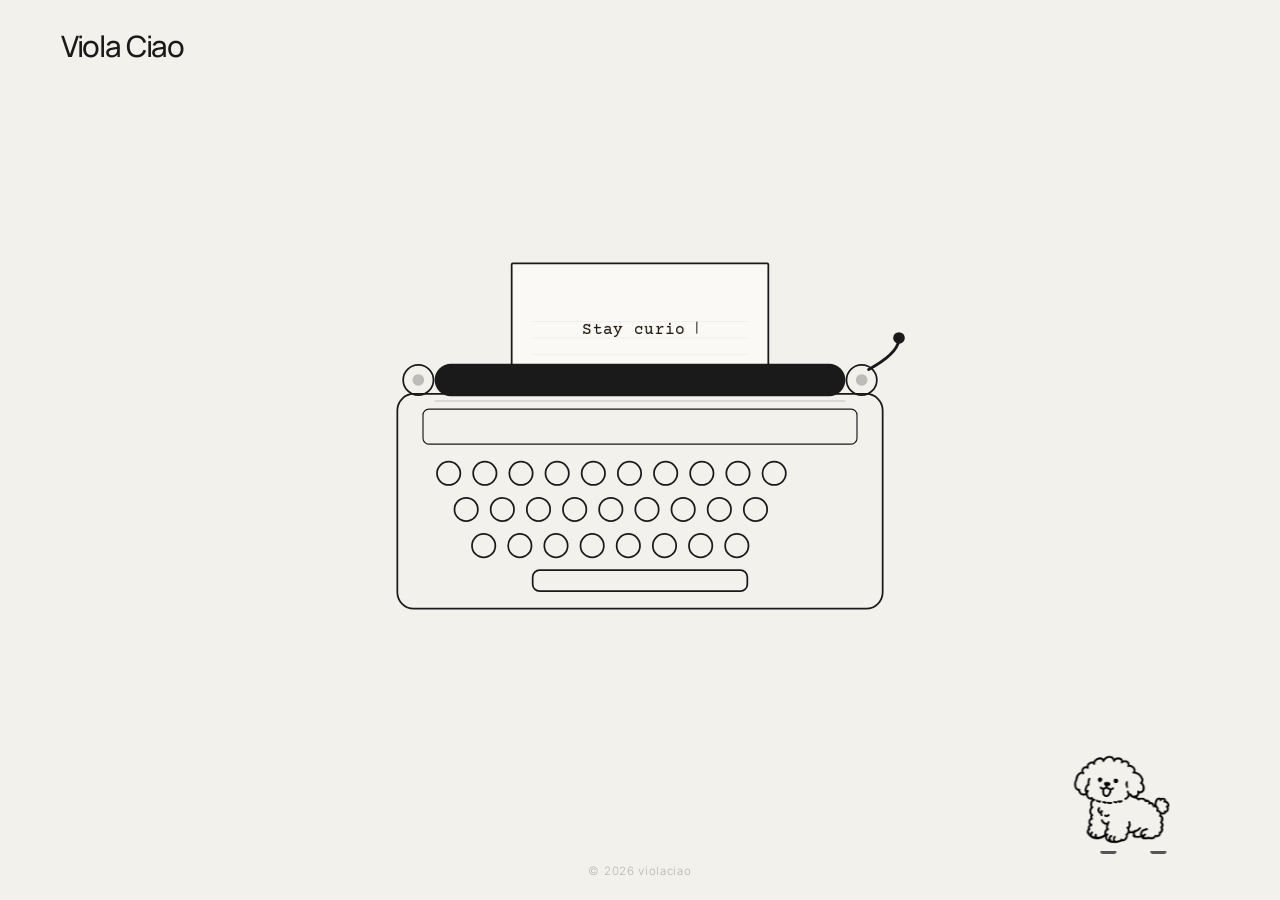
<file: index.html>
<!DOCTYPE html>
<html lang="en">
<head>
    <meta charset="UTF-8">
    <meta name="viewport" content="width=device-width, initial-scale=1.0">
    <meta name="description" content="violaciao — singer, dancer, and AI consultant in New York.">
    <meta name="color-scheme" content="light">
    <meta name="theme-color" content="#f3f1ec">
    <meta property="og:title" content="violaciao">
    <meta property="og:description" content="Singer, dancer, and AI consultant in New York.">
    <meta property="og:type" content="website">
    <title>violaciao</title>

    <link rel="preconnect" href="https://fonts.googleapis.com">
    <link rel="preconnect" href="https://fonts.gstatic.com" crossorigin>
    <!--
      Caveat       — handwriting/script font for the wordmark only
      Inter        — clean grotesk for everything else
    -->
    <link href="https://fonts.googleapis.com/css2?family=Caveat:wght@600;700&family=Courier+Prime:ital,wght@0,400;0,700;1,400&family=Fira+Code:wght@400;500&family=Inter:ital,wght@0,300;0,400;1,300&family=Manrope:wght@400;500;700&display=swap" rel="stylesheet">

    <style>
        /* ── Reset ── */
        *, *::before, *::after { box-sizing: border-box; margin: 0; padding: 0; }
        html {
            height: 100%;
            background: #f3f1ec;
            color-scheme: light;
        }
        body {
            height: 100%;
            background: #f3f1ec;
            font-family: 'Inter', system-ui, -apple-system, sans-serif;
            font-weight: 300;
            -webkit-font-smoothing: antialiased;
            overflow-x: hidden;
        }
        a { color: inherit; text-decoration: none; }


        /* ═══════════════════════════════════════════
           LANDING PAGE
        ═══════════════════════════════════════════ */

        #landing {
            position: relative;
            min-height: 100vh;
            min-height: 100dvh;
            background: #f3f1ec;
            color: #1a1a1a;
            display: flex;
            flex-direction: column;
        }


        /* ── Header ── */

        .site-header {
            display: flex;
            justify-content: space-between;
            align-items: center;
            padding: clamp(1.1rem, 3.5vh, 2.2rem) clamp(1.4rem, 5vw, 3.8rem);
            flex-shrink: 0;
        }

        .header-mark {
            font-family: 'Manrope', sans-serif;
            font-size: clamp(1.8rem, 2.3vw, 2.5rem);
            font-weight: 500;
            color: #1a1a1a;
            letter-spacing: -0.04em;
            line-height: 1;
        }

        .site-nav {
            display: flex;
            gap: clamp(0.6rem, 1.2vw, 1rem);
            justify-content: center;
            align-items: center;
            opacity: 0;
            pointer-events: none;
            transform: translateY(-0.35rem);
            transition: opacity 0.22s ease, transform 0.22s ease;
        }

        #landing.nav-open .site-nav {
            opacity: 1;
            pointer-events: auto;
            transform: translateY(0);
        }

        .site-nav a {
            font-family: 'Courier Prime', 'Courier New', Courier, monospace;
            font-size: clamp(0.78rem, 1.1vw, 0.9rem);
            letter-spacing: 0.06em;
            color: rgba(26, 26, 26, 0.45);
            transition: color 0.2s;
        }

        .site-nav a:hover {
            color: #1a1a1a;
            text-decoration: underline;
            text-underline-offset: 3px;
        }

        .site-nav .nav-featured {
            font-weight: 700;
        }


        /* ── Hero ── */

        .hero {
            flex: 1;
            display: flex;
            flex-direction: column;
            align-items: center;
            justify-content: center;
            padding: 0 clamp(1rem, 5vw, 3rem);
            gap: clamp(1rem, 2.5vh, 1.8rem);
        }

        /* Typewriter illustration container */
        .typewriter-wrap {
            position: relative;
            width: clamp(300px, 62vw, 560px);
            flex-shrink: 0;
        }

        .typewriter-svg {
            width: 100%;
            height: auto;
            display: block;
        }

        .typewriter-lever {
            transform-box: fill-box;
            transform-origin: 10% 90%;
        }

        .typewriter-wrap.is-lever-pulled .typewriter-lever {
            animation: leverPull 0.32s ease-out;
        }

        .typewriter-lever-toggle {
            position: absolute;
            top: 14%;
            right: 0;
            width: 13%;
            height: 18%;
            border: 0;
            padding: 0;
            background: transparent;
            cursor: pointer;
            z-index: 2;
        }

        .typewriter-lever-toggle:focus-visible {
            outline: 2px solid rgba(26, 26, 26, 0.55);
            outline-offset: 3px;
            border-radius: 999px;
        }

        /* Hero text — sits on the paper */
        .hero-statement {
            position: absolute;
            /* paper center: x=240/480=50%, y=58/310=18.7% */
            top: 19%;
            left: 50%;
            transform: translate(-50%, -50%);
            text-align: center;
            white-space: nowrap;
            font-family: 'Courier Prime', 'Courier New', Courier, monospace;
            font-size: clamp(0.62rem, 1.85vw, 1rem);
            font-weight: 400;
            letter-spacing: 0.02em;
            line-height: 1.3;
            color: #231a0e;   /* warm dark ink */
            filter: url(#ink);
            text-shadow:
                0.4px  0.3px 0 rgba(35,26,14,0.12),
                -0.3px 0.2px 0 rgba(35,26,14,0.08),
                0.2px -0.2px 0 rgba(35,26,14,0.06);
        }

        #typeword { display: inline; }

        /* Blinking bar cursor */
        .cursor {
            display: inline-block;
            width: 0.06em;
            min-width: 1px;
            height: 0.8em;
            background: #231a0e;
            margin: 0 0.03em 0 0.02em;
            vertical-align: -0.04em;
            animation: blink 0.95s step-end infinite;
        }

        @keyframes blink {
            0%, 100% { opacity: 1; }
            50%       { opacity: 0; }
        }


        /* ── Footer ── */

        .site-footer {
            position: relative;
            z-index: 1;
            flex-shrink: 0;
            padding: clamp(2.9rem, 8vh, 5rem) clamp(1.4rem, 5vw, 3.8rem) clamp(0.9rem, 2.5vh, 1.5rem);
            font-size: 0.72rem;
            color: rgba(26, 26, 26, 0.28);
            letter-spacing: 0.06em;
            text-align: center;
        }

        .tree-hollow-scene {
            position: absolute;
            left: clamp(1.4rem, 3vw, 2.8rem);
            bottom: clamp(1rem, 3vh, 2rem);
            width: clamp(88px, 10vw, 124px);
            z-index: 3;
            opacity: 0;
            pointer-events: none;
            transform: translateY(0.3rem);
            transition: opacity 0.24s ease, transform 0.24s ease;
        }

        .tree-hollow-scene.is-unlocked {
            opacity: 1;
            pointer-events: auto;
            transform: translateY(0);
        }

        .tree-button {
            display: block;
            width: 100%;
            border: 0;
            padding: 0;
            background: transparent;
            color: #1a1a1a;
            cursor: pointer;
        }

        .tree-button:focus-visible {
            outline: 2px solid rgba(26, 26, 26, 0.55);
            outline-offset: 5px;
            border-radius: 12px;
        }

        .tree-image {
            display: block;
            width: 100%;
            height: auto;
            opacity: 0.82;
            transition: transform 0.18s ease, opacity 0.18s ease;
        }

        .tree-button:hover .tree-image,
        .tree-button:focus-visible .tree-image {
            transform: scale(1.025);
            opacity: 1;
        }

        .tree-hollow-scene.is-solved .tree-image {
            animation: hollowPulse 0.9s ease-in-out;
        }

        .hollow-panel {
            position: absolute;
            left: min(62%, 160px);
            bottom: 53%;
            width: min(330px, 78vw);
            padding: 0.85rem;
            border: 1.5px solid #1a1a1a;
            border-radius: 7px;
            background: #faf9f5;
            box-shadow: 5px 5px 0 rgba(26, 26, 26, 0.08);
            font-family: 'Courier Prime', 'Courier New', Courier, monospace;
            opacity: 0;
            transform: translateY(7px);
            pointer-events: none;
            transition: opacity 0.18s ease, transform 0.18s ease;
        }

        .hollow-panel[hidden] {
            display: none;
        }

        .hollow-panel.is-open {
            opacity: 1;
            transform: translateY(0);
            pointer-events: auto;
        }

        .hollow-panel.is-wrong {
            animation: morseWiggle 0.24s ease-in-out;
        }

        .hollow-panel.is-complete .hollow-answer,
        .hollow-panel.is-complete .hollow-actions {
            display: none;
        }

        .hollow-panel::before {
            content: "";
            position: absolute;
            left: 1.2rem;
            bottom: -0.45rem;
            width: 0.8rem;
            height: 0.8rem;
            background: #faf9f5;
            border-right: 1.5px solid #1a1a1a;
            border-bottom: 1.5px solid #1a1a1a;
            transform: rotate(45deg);
        }

        .hollow-title {
            margin: 0;
            font-size: 0.84rem;
            color: #1a1a1a;
        }

        .hollow-note {
            margin: 0.42rem 0 0;
            font-size: 0.7rem;
            line-height: 1.35;
            color: rgba(26, 26, 26, 0.58);
        }

        .hollow-form {
            margin-top: 0.7rem;
        }

        .hollow-answer {
            width: 100%;
            border: 1px solid rgba(26, 26, 26, 0.42);
            border-radius: 4px;
            background: #fffdf8;
            color: #1a1a1a;
            font: inherit;
            font-size: 0.78rem;
        }

        .hollow-answer {
            padding: 0.46rem 0.5rem;
        }

        .hollow-actions {
            display: flex;
            align-items: center;
            justify-content: space-between;
            gap: 0.7rem;
            margin-top: 0.55rem;
        }

        .hollow-submit {
            border: 1px solid #1a1a1a;
            border-radius: 4px;
            background: #1a1a1a;
            color: #faf9f5;
            padding: 0.42rem 0.58rem;
            font: inherit;
            font-size: 0.74rem;
            cursor: pointer;
        }

        .hollow-close {
            border: 0;
            background: transparent;
            color: rgba(26, 26, 26, 0.48);
            font: inherit;
            font-size: 0.72rem;
            text-decoration: underline;
            text-underline-offset: 2px;
            cursor: pointer;
        }

        .hollow-feedback {
            min-height: 1rem;
            margin-top: 0.5rem;
            font-size: 0.72rem;
            line-height: 1.35;
            color: rgba(26, 26, 26, 0.62);
        }

        .puppy-runway {
            position: absolute;
            left: 0;
            right: 0;
            bottom: clamp(1.6rem, 4.4vh, 2.8rem);
            height: clamp(128px, 17vw, 190px);
            overflow: visible;
            z-index: 2;
        }

        .puppy-runner {
            position: absolute;
            left: 0;
            bottom: 0;
            width: clamp(82px, 12vw, 124px);
            transform-origin: 50% 70%;
            transform: translateX(min(80vw, calc(100vw - 132px)));
            transition-property: transform;
            transition-timing-function: ease-in-out;
            will-change: transform;
        }

        .puppy-button {
            width: 100%;
            border: 0;
            padding: 0;
            background: transparent;
            color: inherit;
            cursor: pointer;
            display: block;
        }

        .puppy-button:focus-visible {
            outline: 2px solid rgba(26, 26, 26, 0.55);
            outline-offset: 5px;
            border-radius: 999px;
        }

        .puppy-dog {
            position: relative;
            display: block;
            width: 100%;
            aspect-ratio: 570 / 586;
            transform-origin: 50% 82%;
        }

        .puppy-facing {
            position: absolute;
            inset: 0;
            transform-origin: 50% 50%;
            transform: scaleX(1);
        }

        .puppy-image {
            position: absolute;
            inset: 0;
            width: 100%;
            height: auto;
            display: block;
            user-select: none;
            z-index: 1;
        }

        .puppy-paw {
            position: absolute;
            bottom: 5%;
            width: 13%;
            height: 4%;
            border-bottom: 3px solid #1a1a1a;
            border-radius: 999px;
            opacity: 0.72;
            z-index: 2;
        }

        .puppy-paw.front {
            left: 34%;
        }

        .puppy-paw.back {
            left: 74%;
            animation-name: puppyPawStepReverse;
        }

        .puppy-runner.is-walking .puppy-dog {
            animation: puppyHop 0.52s ease-in-out infinite;
        }

        .puppy-runner.is-walking .puppy-paw {
            animation: puppyPawStep 0.52s ease-in-out infinite;
        }

        .puppy-runner.is-walking .puppy-paw.back {
            animation-name: puppyPawStepReverse;
        }

        .puppy-runner.is-happy .puppy-dog {
            animation: puppyHappy 0.52s ease-in-out 4;
        }

        .morse-card {
            position: absolute;
            right: 0;
            bottom: calc(100% + 0.45rem);
            width: min(238px, 72vw);
            padding: 0.78rem 0.82rem 0.72rem;
            border: 1.5px solid #1a1a1a;
            background: #faf9f5;
            color: #1a1a1a;
            border-radius: 7px;
            box-shadow: 5px 5px 0 rgba(26, 26, 26, 0.08);
            font-family: 'Courier Prime', 'Courier New', Courier, monospace;
            text-align: center;
            opacity: 0;
            transform: translateY(6px);
            pointer-events: none;
            transition: opacity 0.18s ease, transform 0.18s ease;
        }

        .morse-card[hidden] {
            display: none;
        }

        .morse-card::after {
            content: "";
            position: absolute;
            right: 2rem;
            bottom: -0.46rem;
            width: 0.8rem;
            height: 0.8rem;
            background: #faf9f5;
            border-right: 1.5px solid #1a1a1a;
            border-bottom: 1.5px solid #1a1a1a;
            transform: rotate(45deg);
        }

        .morse-card.is-open {
            opacity: 1;
            transform: translateY(0);
            pointer-events: auto;
        }

        .morse-card.is-wrong {
            animation: morseWiggle 0.24s ease-in-out;
        }

        .morse-card.is-correct .morse-code,
        .morse-card.is-correct .morse-form,
        .morse-card.is-correct .morse-hint-toggle,
        .morse-card.is-correct .morse-hint,
        .morse-card.is-solved .morse-code,
        .morse-card.is-solved .morse-form,
        .morse-card.is-solved .morse-hint-toggle,
        .morse-card.is-solved .morse-hint {
            display: none;
        }

        .morse-card.is-correct .morse-feedback,
        .morse-card.is-solved .morse-feedback {
            margin-top: 0.56rem;
            font-size: 1.2rem;
            color: #1a1a1a;
        }

        .morse-card p {
            margin: 0;
        }

        .morse-label {
            font-size: 0.68rem;
            letter-spacing: 0.08em;
            color: rgba(26, 26, 26, 0.48);
            text-transform: lowercase;
        }

        .morse-code {
            display: flex;
            flex-wrap: wrap;
            justify-content: center;
            gap: 0.32rem;
            margin-top: 0.42rem;
        }

        .morse-letter {
            display: inline-flex;
            min-width: 2.15rem;
            height: 1.24rem;
            align-items: center;
            justify-content: center;
            gap: 0.16rem;
            padding: 0.18rem 0.28rem;
            border: 1px solid rgba(26, 26, 26, 0.28);
            border-radius: 999px;
            background: #fffdf8;
        }

        .morse-dot,
        .morse-dash {
            display: inline-block;
            flex: 0 0 auto;
            background: #1a1a1a;
            border-radius: 999px;
        }

        .morse-dot {
            width: 0.22rem;
            height: 0.22rem;
        }

        .morse-dash {
            width: 0.58rem;
            height: 0.16rem;
        }

        .morse-form {
            display: flex;
            gap: 0.35rem;
            margin-top: 0.65rem;
        }

        .morse-input {
            min-width: 0;
            flex: 1;
            border: 1px solid rgba(26, 26, 26, 0.42);
            border-radius: 4px;
            background: #fffdf8;
            padding: 0.36rem 0.45rem;
            font: inherit;
            font-size: 0.82rem;
            color: #1a1a1a;
        }

        .morse-submit {
            border: 1px solid #1a1a1a;
            border-radius: 4px;
            background: #fffdf8;
            color: #1a1a1a;
            width: 2rem;
            min-width: 2rem;
            padding: 0.36rem 0;
            font: inherit;
            font-size: 1rem;
            line-height: 1;
            cursor: pointer;
            transition: background 0.16s ease, color 0.16s ease;
        }

        .morse-submit:hover,
        .morse-submit:focus-visible {
            background: #1a1a1a;
            color: #faf9f5;
        }

        .morse-feedback {
            min-height: 1rem;
            margin-top: 0.85rem;
            font-size: 0.76rem;
            line-height: 1.3;
            color: rgba(26, 26, 26, 0.68);
        }

        .morse-hint-toggle {
            display: inline-block;
            border: 0;
            margin-top: 0.35rem;
            padding: 0;
            background: transparent;
            color: rgba(26, 26, 26, 0.42);
            font: inherit;
            font-size: 0.72rem;
            text-decoration: underline;
            text-underline-offset: 2px;
            cursor: pointer;
        }

        .morse-hint {
            display: inline-block;
            margin-top: 0.35rem;
            font-size: 0.72rem;
            color: rgba(26, 26, 26, 0.46);
            text-decoration: underline;
            text-underline-offset: 2px;
        }

        .morse-hint[hidden] {
            display: none;
        }

        @keyframes puppyHop {
            0%, 100% {
                transform: translateY(0) rotate(0) scaleY(1);
            }
            45% {
                transform: translateY(-2px) rotate(0.45deg) scaleY(1.005);
            }
            72% {
                transform: translateY(1px) rotate(-0.45deg) scaleY(0.993);
            }
        }

        @keyframes puppyPawStep {
            0%, 100% {
                transform: translateX(0) scaleX(0.7);
                opacity: 0;
            }
            35% {
                transform: translateX(-4%) scaleX(0.8);
                opacity: 0.42;
            }
            65% {
                transform: translateX(8%) scaleX(0.62);
                opacity: 0.28;
            }
        }

        @keyframes puppyPawStepReverse {
            0%, 100% {
                transform: translateX(0) scaleX(0.7);
                opacity: 0;
            }
            35% {
                transform: translateX(8%) scaleX(0.58);
                opacity: 0.24;
            }
            65% {
                transform: translateX(-4%) scaleX(0.78);
                opacity: 0.42;
            }
        }

        @keyframes puppyHappy {
            0%, 100% { transform: translateY(0) rotate(0) scale(1); }
            25%      { transform: translateY(-7px) rotate(-4deg) scale(1.04); }
            50%      { transform: translateY(0) rotate(4deg) scale(1.02); }
            75%      { transform: translateY(-5px) rotate(-2deg) scale(1.04); }
        }

        @keyframes morseWiggle {
            0%, 100% { transform: translateY(0) translateX(0); }
            25%      { transform: translateY(0) translateX(-4px); }
            50%      { transform: translateY(0) translateX(4px); }
            75%      { transform: translateY(0) translateX(-2px); }
        }

        @keyframes hollowPulse {
            0%, 100% { transform: scale(1); }
            45%      { transform: scale(1.035); }
        }

        @keyframes leverPull {
            0%, 100% { transform: rotate(0deg) translate(0, 0); }
            45%      { transform: rotate(14deg) translate(3px, 5px); }
        }

        /* ── Reduced motion ── */
        @media (prefers-reduced-motion: reduce) {
            .cursor { animation: none; opacity: 1; }
            .tree-hollow-scene.is-solved .tree-image,
            .typewriter-wrap.is-lever-pulled .typewriter-lever,
            .puppy-dog,
            .puppy-paw {
                animation: none;
            }

            .puppy-runner {
                transform: translateX(min(78vw, calc(100vw - 132px)));
                transition: none;
            }

            .puppy-facing { transform: scaleX(1); }
        }

        @media (max-width: 820px) {
            .puppy-runway {
                bottom: clamp(3.2rem, 8vh, 4.8rem);
                height: clamp(112px, 29vw, 142px);
            }

            .tree-hollow-scene {
                left: 0.9rem;
                bottom: clamp(3.2rem, 8vh, 4.8rem);
                width: clamp(82px, 22vw, 112px);
            }

            .tree-hollow-scene.is-unlocked {
                opacity: 0.92;
            }

            .hollow-panel {
                left: 0;
                bottom: 82%;
                width: min(310px, calc(100vw - 1.6rem));
            }
        }
    </style>
</head>
<body>

    <!-- ════════════════════════════════
         LANDING
    ════════════════════════════════ -->
    <div id="landing">

        <header class="site-header">
            <a href="#" class="header-mark" aria-label="violaciao — home">Viola Ciao</a>
            <nav class="site-nav" aria-label="Primary" aria-hidden="true" inert>
                <a href="bio.html" class="nav-featured">bio</a>
                <span aria-hidden="true" style="color:rgba(26,26,26,0.25)">·</span>
                <a href="mixers.html">mixers</a>
            </nav>
        </header>

        <main class="hero">
            <div class="typewriter-wrap">
                <!-- ── Typewriter illustration ── -->
                <svg class="typewriter-svg" viewBox="0 0 480 310" fill="none" xmlns="http://www.w3.org/2000/svg" aria-hidden="true">
                    <!-- Paper -->
                    <rect x="130" y="2" width="220" height="98" rx="1" fill="#faf9f5" stroke="#1a1a1a" stroke-width="1.5"/>
                    <!-- Faint guide lines on paper -->
                    <line x1="148" y1="52" x2="332" y2="52" stroke="#1a1a1a" stroke-width="0.4" opacity="0.1"/>
                    <line x1="148" y1="66" x2="332" y2="66" stroke="#1a1a1a" stroke-width="0.4" opacity="0.1"/>
                    <line x1="148" y1="80" x2="332" y2="80" stroke="#1a1a1a" stroke-width="0.4" opacity="0.1"/>
                    <!-- Roller / carriage bar -->
                    <rect x="64" y="88" width="352" height="28" rx="14" fill="#1a1a1a"/>
                    <!-- Left knob -->
                    <circle cx="50" cy="102" r="13" fill="none" stroke="#1a1a1a" stroke-width="1.5"/>
                    <circle cx="50" cy="102" r="5"  fill="#1a1a1a" opacity="0.25"/>
                    <!-- Right knob -->
                    <circle cx="430" cy="102" r="13" fill="none" stroke="#1a1a1a" stroke-width="1.5"/>
                    <circle cx="430" cy="102" r="5"  fill="#1a1a1a" opacity="0.25"/>
                    <!-- Carriage return lever -->
                    <g class="typewriter-lever">
                        <path d="M 436 93 Q 460 80 462 68" stroke="#1a1a1a" stroke-width="2.5" stroke-linecap="round"/>
                        <circle cx="462" cy="66" r="5" fill="#1a1a1a"/>
                    </g>
                    <!-- Main body -->
                    <rect x="32" y="114" width="416" height="184" rx="14" fill="none" stroke="#1a1a1a" stroke-width="1.5"/>
                    <!-- Top panel / ribbon housing -->
                    <rect x="54" y="127" width="372" height="30" rx="5" fill="none" stroke="#1a1a1a" stroke-width="1"/>
                    <!-- Platen guide (type line) -->
                    <line x1="64" y1="120" x2="416" y2="120" stroke="#1a1a1a" stroke-width="0.6" opacity="0.35"/>
                    <!-- Keys Row 1 (10 keys) -->
                    <circle cx="76"  cy="182" r="10" stroke="#1a1a1a" stroke-width="1.5"/>
                    <circle cx="107" cy="182" r="10" stroke="#1a1a1a" stroke-width="1.5"/>
                    <circle cx="138" cy="182" r="10" stroke="#1a1a1a" stroke-width="1.5"/>
                    <circle cx="169" cy="182" r="10" stroke="#1a1a1a" stroke-width="1.5"/>
                    <circle cx="200" cy="182" r="10" stroke="#1a1a1a" stroke-width="1.5"/>
                    <circle cx="231" cy="182" r="10" stroke="#1a1a1a" stroke-width="1.5"/>
                    <circle cx="262" cy="182" r="10" stroke="#1a1a1a" stroke-width="1.5"/>
                    <circle cx="293" cy="182" r="10" stroke="#1a1a1a" stroke-width="1.5"/>
                    <circle cx="324" cy="182" r="10" stroke="#1a1a1a" stroke-width="1.5"/>
                    <circle cx="355" cy="182" r="10" stroke="#1a1a1a" stroke-width="1.5"/>
                    <!-- Keys Row 2 (9 keys) -->
                    <circle cx="91"  cy="213" r="10" stroke="#1a1a1a" stroke-width="1.5"/>
                    <circle cx="122" cy="213" r="10" stroke="#1a1a1a" stroke-width="1.5"/>
                    <circle cx="153" cy="213" r="10" stroke="#1a1a1a" stroke-width="1.5"/>
                    <circle cx="184" cy="213" r="10" stroke="#1a1a1a" stroke-width="1.5"/>
                    <circle cx="215" cy="213" r="10" stroke="#1a1a1a" stroke-width="1.5"/>
                    <circle cx="246" cy="213" r="10" stroke="#1a1a1a" stroke-width="1.5"/>
                    <circle cx="277" cy="213" r="10" stroke="#1a1a1a" stroke-width="1.5"/>
                    <circle cx="308" cy="213" r="10" stroke="#1a1a1a" stroke-width="1.5"/>
                    <circle cx="339" cy="213" r="10" stroke="#1a1a1a" stroke-width="1.5"/>
                    <!-- Keys Row 3 (8 keys) -->
                    <circle cx="106" cy="244" r="10" stroke="#1a1a1a" stroke-width="1.5"/>
                    <circle cx="137" cy="244" r="10" stroke="#1a1a1a" stroke-width="1.5"/>
                    <circle cx="168" cy="244" r="10" stroke="#1a1a1a" stroke-width="1.5"/>
                    <circle cx="199" cy="244" r="10" stroke="#1a1a1a" stroke-width="1.5"/>
                    <circle cx="230" cy="244" r="10" stroke="#1a1a1a" stroke-width="1.5"/>
                    <circle cx="261" cy="244" r="10" stroke="#1a1a1a" stroke-width="1.5"/>
                    <circle cx="292" cy="244" r="10" stroke="#1a1a1a" stroke-width="1.5"/>
                    <circle cx="323" cy="244" r="10" stroke="#1a1a1a" stroke-width="1.5"/>
                    <!-- Spacebar -->
                    <rect x="148" y="265" width="184" height="18" rx="6" fill="none" stroke="#1a1a1a" stroke-width="1.5"/>
                </svg>

                <!-- Text appears on the paper -->
                <h1 class="hero-statement" aria-label="Stay curious.">Stay&nbsp;<span id="typeword"></span><span id="period" style="opacity:0">.</span><span class="cursor" aria-hidden="true"></span></h1>
                <button class="typewriter-lever-toggle" type="button" aria-label="Toggle navigation" aria-expanded="false"></button>
            </div>

        </main>

        <footer class="site-footer" id="say-hi">
            <p>© 2026 violaciao</p>
        </footer>

        <div class="tree-hollow-scene">
            <button class="tree-button" type="button" aria-label="Open the tree hollow riddle" aria-expanded="false">
                <img class="tree-image" src="assets/images/tree-hollow-doodle.png" alt="">
            </button>
            <section class="hollow-panel" aria-live="polite" aria-label="Tree hollow riddle game" hidden>
                <p class="hollow-title">the hollow asks</p>
                <p class="hollow-note"></p>
                <form class="hollow-form">
                    <input class="hollow-answer" type="text" autocomplete="off" spellcheck="false" aria-label="Riddle answer">
                    <div class="hollow-actions">
                        <button class="hollow-submit" type="submit">answer</button>
                        <button class="hollow-close" type="button">close</button>
                    </div>
                    <p class="hollow-feedback">The tree is thinking.</p>
                </form>
            </section>
        </div>

        <div class="puppy-runway">
            <div class="puppy-runner">
                <button class="puppy-button" type="button" aria-label="Play Morse Woof with Teddy" aria-expanded="false">
                    <span class="puppy-dog" aria-hidden="true">
                        <span class="puppy-facing">
                            <span class="puppy-paw front"></span>
                            <span class="puppy-paw back"></span>
                            <img class="puppy-image" src="assets/images/teddy-transparent.png" alt="">
                        </span>
                    </span>
                </button>
                <section class="morse-card" aria-live="polite" aria-label="Morse Woof puzzle" hidden>
                    <p class="morse-label">teddy woofs</p>
                    <p class="morse-code" aria-label=""></p>
                    <p class="morse-feedback">What does Teddy say?</p>
                    <form class="morse-form">
                        <input class="morse-input" type="text" autocomplete="off" spellcheck="false" aria-label="Morse answer">
                        <button class="morse-submit" type="submit" aria-label="Submit answer">↵</button>
                    </form>
                    <button class="morse-hint-toggle" type="button">hint</button>
                    <a class="morse-hint" href="https://morse.withgoogle.com/learn/" target="_blank" rel="noopener" hidden>learn morse</a>
                </section>
            </div>
        </div>

    </div>


    <!-- SVG filter: typewriter ink unevenness -->
    <svg style="position:absolute;width:0;height:0;overflow:hidden" aria-hidden="true">
        <defs>
            <filter id="ink" x="-4%" y="-10%" width="108%" height="120%">
                <!-- High-frequency noise = small-scale edge roughness like worn typeface -->
                <feTurbulence type="fractalNoise" baseFrequency="0.65 0.7" numOctaves="4" seed="11" result="noise"/>
                <!-- Tiny displacement makes each letter edge slightly irregular -->
                <feDisplacementMap in="SourceGraphic" in2="noise" scale="0.75"
                    xChannelSelector="R" yChannelSelector="G"/>
            </filter>
        </defs>
    </svg>

    <script>
        const typeword = document.getElementById('typeword');
        const period   = document.getElementById('period');
        const landing = document.getElementById('landing');
        const siteNav = document.querySelector('.site-nav');
        const typewriterWrap = document.querySelector('.typewriter-wrap');
        const leverToggle = document.querySelector('.typewriter-lever-toggle');
        const puppyRunner = document.querySelector('.puppy-runner');
        const puppyFacing = document.querySelector('.puppy-facing');
        const puppyButton = document.querySelector('.puppy-button');
        const morseCard = document.querySelector('.morse-card');
        const morseCode = document.querySelector('.morse-code');
        const morseForm = document.querySelector('.morse-form');
        const morseInput = document.querySelector('.morse-input');
        const morseFeedback = document.querySelector('.morse-feedback');
        const morseHintToggle = document.querySelector('.morse-hint-toggle');
        const morseHint = document.querySelector('.morse-hint');
        const treeScene = document.querySelector('.tree-hollow-scene');
        const treeButton = document.querySelector('.tree-button');
        const hollowPanel = document.querySelector('.hollow-panel');
        const hollowForm = document.querySelector('.hollow-form');
        const hollowNote = document.querySelector('.hollow-note');
        const hollowAnswer = document.querySelector('.hollow-answer');
        const hollowClose = document.querySelector('.hollow-close');
        const hollowFeedback = document.querySelector('.hollow-feedback');
        const reduceMotion = window.matchMedia('(prefers-reduced-motion: reduce)').matches;
        let puppyPuzzleOpen = false;
        let morseIndex = 0;
        let morseSolvedCount = 0;
        let morseAdvancing = false;
        let morseQueue = [];
        let treeHollowUnlocked = false;
        let hollowRiddleIndex = 0;
        let hollowRiddleSolvedCount = 0;
        let hollowRiddleAdvancing = false;
        let hollowRiddleSolved = false;

        const MORSE_ALPHABET = {
            a: '.-',
            b: '-...',
            c: '-.-.',
            d: '-..',
            e: '.',
            f: '..-.',
            g: '--.',
            h: '....',
            i: '..',
            j: '.---',
            k: '-.-',
            l: '.-..',
            m: '--',
            n: '-.',
            o: '---',
            p: '.--.',
            q: '--.-',
            r: '.-.',
            s: '...',
            t: '-',
            u: '..-',
            v: '...-',
            w: '.--',
            x: '-..-',
            y: '-.--',
            z: '--..'
        };

        const MORSE_PUZZLES = [
            'ciao',
            'hello',
            'happy',
            'moon',
            'star',
            'dance',
            'song',
            'dream',
            'wonder',
            'brave'
        ];
        const TREE_HOLLOW_UNLOCK_COUNT = 3;
        const HOLLOW_RIDDLES = [
            {
                clue: 'I have keys but no locks. I make letters appear without a mouth. Who am I?',
                answer: 'typewriter'
            }
        ];
        const HOLLOW_SOLVED_TITLE = 'The hollow opens.';
        const HOLLOW_SOLVED_CLUE = 'The paths are held in the typewriter’s return lever.';


        // ─── Typewriter ───────────────────────────────────────
        const WORDS       = ['curious', 'playful', 'in motion', 'open'];
        const TYPE_MS     = 155;   // ms per character typed
        const DEL_MS      = 90;    // ms per character deleted
        const PAUSE_TYPED = 2200;  // ms pause when word is fully typed
        const PAUSE_EMPTY = 600;   // ms pause before typing next word

        let wIndex = 0, cIndex = 0, isDeleting = false;

        function typeStep() {
            const word = WORDS[wIndex];

            if (!isDeleting) {
                period.style.opacity = '0';
                cIndex++;
                typeword.textContent = word.slice(0, cIndex);
                if (cIndex === word.length) {
                    period.style.opacity = '1';
                    isDeleting = true;
                    setTimeout(typeStep, PAUSE_TYPED);
                    return;
                }
                setTimeout(typeStep, TYPE_MS);
            } else {
                cIndex--;
                typeword.textContent = word.slice(0, cIndex);
                if (cIndex === 0) {
                    isDeleting = false;
                    wIndex = (wIndex + 1) % WORDS.length;
                    setTimeout(typeStep, PAUSE_EMPTY);
                    return;
                }
                setTimeout(typeStep, DEL_MS);
            }
        }

        function randomBetween(min, max) {
            return min + Math.random() * (max - min);
        }

        function setupNavLever() {
            if (!landing || !siteNav || !typewriterWrap || !leverToggle) return;

            leverToggle.addEventListener('click', () => {
                const navOpen = landing.classList.toggle('nav-open');
                siteNav.setAttribute('aria-hidden', String(!navOpen));
                siteNav.inert = !navOpen;
                leverToggle.setAttribute('aria-expanded', String(navOpen));

                typewriterWrap.classList.remove('is-lever-pulled');
                void typewriterWrap.offsetWidth;
                typewriterWrap.classList.add('is-lever-pulled');
            });
        }

        function puppyBounds() {
            const width = puppyRunner ? puppyRunner.offsetWidth : 124;
            const maxX = Math.max(0, window.innerWidth - width - 18);
            const rightAnchor = Math.min(window.innerWidth * 0.84, maxX);
            const span = Math.min(92, Math.max(46, window.innerWidth * 0.09));
            const minX = Math.min(rightAnchor, Math.max(window.innerWidth * 0.68, rightAnchor - span));
            return { minX, maxX: Math.max(minX, rightAnchor) };
        }

        function startPuppyWander() {
            if (!puppyRunner || !puppyFacing || reduceMotion) return;

            let { minX, maxX } = puppyBounds();
            let currentX = randomBetween(minX, maxX);
            let lastDirection = -1;

            puppyRunner.style.transform = `translateX(${currentX}px)`;
            puppyFacing.style.transform = 'scaleX(1)';

            function nextMove() {
                if (puppyPuzzleOpen) {
                    puppyRunner.classList.remove('is-walking');
                    window.setTimeout(nextMove, 900);
                    return;
                }

                ({ minX, maxX } = puppyBounds());
                currentX = Math.min(maxX, Math.max(minX, currentX));

                const keepDirection = Math.random() < 0.46;
                const direction = keepDirection ? lastDirection : (Math.random() < 0.5 ? -1 : 1);
                const range = Math.max(20, maxX - minX);
                const distance = randomBetween(12, Math.min(58, range));
                let targetX = currentX + direction * distance;

                if (targetX <= minX || targetX >= maxX) {
                    targetX = Math.min(maxX, Math.max(minX, targetX));
                    lastDirection = targetX > currentX ? 1 : -1;
                } else {
                    lastDirection = direction;
                }

                if (Math.abs(targetX - currentX) < 8) {
                    targetX = randomBetween(minX, maxX);
                    lastDirection = targetX > currentX ? 1 : -1;
                }

                puppyFacing.style.transform = lastDirection > 0 ? 'scaleX(-1)' : 'scaleX(1)';

                const duration = randomBetween(700, 1800);
                puppyRunner.classList.add('is-walking');
                puppyRunner.style.transitionDuration = `${duration}ms`;
                puppyRunner.style.transform = `translateX(${targetX}px) translateY(${Math.round(randomBetween(-2, 2))}px)`;

                window.setTimeout(() => {
                    currentX = targetX;
                    puppyRunner.classList.remove('is-walking');
                    const pause = randomBetween(450, 3200);
                    window.setTimeout(nextMove, pause);
                }, duration);
            }

            window.setTimeout(nextMove, randomBetween(600, 2200));
        }

        function normalizeMorseAnswer(value) {
            return value.trim().toLowerCase().replace(/[^a-z0-9]/g, '');
        }

        function morseDescription(code) {
            return code
                .split('')
                .map((mark) => mark === '.' ? 'dot' : 'dash')
                .join(' ');
        }

        function shuffledMorsePuzzles() {
            const puzzles = [...MORSE_PUZZLES];

            for (let i = puzzles.length - 1; i > 0; i -= 1) {
                const j = Math.floor(Math.random() * (i + 1));
                [puzzles[i], puzzles[j]] = [puzzles[j], puzzles[i]];
            }

            return puzzles;
        }

        function renderMorsePuzzle() {
            if (!morseCode) return;

            const answer = morseQueue[morseIndex];
            const letters = answer.split('').map((letter) => MORSE_ALPHABET[letter]);

            morseCode.textContent = '';
            morseCode.setAttribute('aria-label', letters.map(morseDescription).join(', '));

            letters.forEach((code) => {
                const letterElement = document.createElement('span');
                letterElement.className = 'morse-letter';
                letterElement.setAttribute('aria-hidden', 'true');

                code.split('').forEach((mark) => {
                    const markElement = document.createElement('span');
                    markElement.className = mark === '.' ? 'morse-dot' : 'morse-dash';
                    letterElement.appendChild(markElement);
                });

                morseCode.appendChild(letterElement);
            });
        }

        function advanceMorsePuzzle() {
            morseSolvedCount += 1;
            morseAdvancing = false;
            morseCard.classList.remove('is-correct');

            if (!treeHollowUnlocked && morseSolvedCount >= TREE_HOLLOW_UNLOCK_COUNT) {
                treeHollowUnlocked = true;
                if (treeScene) treeScene.classList.add('is-unlocked');
            }

            if (morseSolvedCount >= MORSE_PUZZLES.length) {
                morseCard.classList.add('is-solved');
                morseFeedback.textContent = 'Teddy has no more woofs.';
                if (morseHint) morseHint.hidden = true;
                if (morseHintToggle) morseHintToggle.hidden = true;
                return;
            }

            morseIndex = (morseIndex + 1) % MORSE_PUZZLES.length;
            renderMorsePuzzle();
            morseFeedback.textContent = 'What does Teddy say?';
            if (morseInput) morseInput.value = '';
            if (morseHint) morseHint.hidden = true;
            if (morseHintToggle) morseHintToggle.hidden = false;
        }

        function setMorseOpen(open) {
            if (!morseCard) return;
            puppyPuzzleOpen = open;
            if (puppyButton) puppyButton.setAttribute('aria-expanded', String(open));
            if (open) morseCard.hidden = false;
            requestAnimationFrame(() => morseCard.classList.toggle('is-open', open));
            if (!open) {
                window.setTimeout(() => {
                    if (!morseCard.classList.contains('is-open')) morseCard.hidden = true;
                }, 190);
            }
            if (open && morseInput) {
                window.setTimeout(() => morseInput.focus(), 80);
            }
        }

        function resetMorsePuzzle() {
            if (!morseCard || !morseFeedback) return;

            if (morseAdvancing) return;

            if (morseQueue.length === 0) {
                morseQueue = shuffledMorsePuzzles();
                morseIndex = 0;
                morseSolvedCount = 0;
            }

            morseCard.classList.remove('is-correct', 'is-wrong');

            if (morseSolvedCount >= MORSE_PUZZLES.length) {
                morseCard.classList.add('is-solved');
                morseFeedback.textContent = 'Teddy has no more woofs.';
                if (morseHint) morseHint.hidden = true;
                if (morseHintToggle) morseHintToggle.hidden = true;
                return;
            }

            morseCard.classList.remove('is-solved');
            renderMorsePuzzle();
            morseFeedback.textContent = 'What does Teddy say?';
            if (morseInput) morseInput.value = '';
            if (morseHint) morseHint.hidden = true;
            if (morseHintToggle) morseHintToggle.hidden = false;
        }

        function setupMorseWoof() {
            if (!puppyButton || !morseForm || !morseInput || !morseFeedback || !puppyRunner) return;

            puppyButton.addEventListener('click', () => {
                const isOpen = morseCard && morseCard.classList.contains('is-open');
                setMorseOpen(!isOpen);
                if (!isOpen) {
                    resetMorsePuzzle();
                }
            });

            if (morseHintToggle && morseHint) {
                morseHintToggle.addEventListener('click', () => {
                    morseHint.hidden = false;
                    morseHintToggle.hidden = true;
                    morseFeedback.textContent = 'Use the dictionary, then come back to Teddy.';
                });
            }

            morseForm.addEventListener('submit', (event) => {
                event.preventDefault();
                if (morseAdvancing) return;

                const answer = normalizeMorseAnswer(morseInput.value);
                const expectedAnswer = morseQueue[morseIndex];

                if (answer === expectedAnswer) {
                    morseAdvancing = true;
                    morseCard.classList.remove('is-wrong');
                    morseCard.classList.add('is-correct');
                    morseFeedback.textContent = `${expectedAnswer}!`;
                    puppyRunner.classList.remove('is-happy');
                    void puppyRunner.offsetWidth;
                    puppyRunner.classList.add('is-happy');
                    window.setTimeout(() => puppyRunner.classList.remove('is-happy'), 2300);
                    window.setTimeout(advanceMorsePuzzle, 2400);
                    return;
                }

                morseCard.classList.remove('is-wrong');
                void morseCard.offsetWidth;
                morseCard.classList.add('is-wrong');

                const nudges = [
                    'Teddy tilts his head. Keep guessing.',
                    'Not quite. Try reading one letter at a time.',
                    'Close your eyes and count the dashes.',
                    'Teddy waits by the typewriter.'
                ];
                morseFeedback.textContent = nudges[Math.floor(Math.random() * nudges.length)];
            });
        }

        function setHollowOpen(open) {
            if (!hollowPanel) return;
            if (treeButton) treeButton.setAttribute('aria-expanded', String(open));
            if (open) hollowPanel.hidden = false;
            requestAnimationFrame(() => hollowPanel.classList.toggle('is-open', open));
            if (!open) {
                window.setTimeout(() => {
                    if (!hollowPanel.classList.contains('is-open')) hollowPanel.hidden = true;
                }, 190);
            }
            if (open && hollowAnswer) {
                window.setTimeout(() => hollowAnswer.focus(), 80);
            }
        }

        function normalizeHollowAnswer(value) {
            return value.trim().toLowerCase().replace(/[^a-z0-9]/g, '');
        }

        function renderHollowRiddle() {
            if (!hollowNote || !hollowFeedback) return;

            if (hollowRiddleSolved) {
                hollowPanel.classList.add('is-complete');
                hollowNote.textContent = HOLLOW_SOLVED_TITLE;
                hollowFeedback.textContent = HOLLOW_SOLVED_CLUE;
                return;
            }

            const riddle = HOLLOW_RIDDLES[hollowRiddleIndex];
            hollowNote.textContent = riddle.clue;
            hollowFeedback.textContent = 'Answer the tree to open the next ring.';
            if (hollowAnswer) hollowAnswer.value = '';
        }

        function resetHollowRiddles() {
            if (!hollowPanel) return;

            hollowPanel.classList.toggle('is-complete', hollowRiddleSolved);
            hollowPanel.classList.remove('is-wrong');
            hollowRiddleIndex = 0;
            hollowRiddleSolvedCount = hollowRiddleSolved ? HOLLOW_RIDDLES.length : 0;
            hollowRiddleAdvancing = false;
            renderHollowRiddle();
        }

        function advanceHollowRiddle() {
            hollowRiddleSolvedCount += 1;
            hollowRiddleAdvancing = false;

            if (hollowRiddleSolvedCount >= HOLLOW_RIDDLES.length) {
                hollowRiddleSolved = true;
                hollowPanel.classList.add('is-complete');
                if (hollowNote) hollowNote.textContent = HOLLOW_SOLVED_TITLE;
                if (hollowFeedback) hollowFeedback.textContent = HOLLOW_SOLVED_CLUE;
                if (treeScene) {
                    treeScene.classList.remove('is-solved');
                    void treeScene.offsetWidth;
                    treeScene.classList.add('is-solved');
                }
                return;
            }

            hollowRiddleIndex = (hollowRiddleIndex + 1) % HOLLOW_RIDDLES.length;
            renderHollowRiddle();
        }

        function setupTreeHollow() {
            if (!treeButton || !hollowForm || !hollowFeedback || !hollowAnswer) return;

            treeButton.addEventListener('click', () => {
                const isOpen = hollowPanel && hollowPanel.classList.contains('is-open');
                setHollowOpen(!isOpen);
                if (!isOpen) {
                    resetHollowRiddles();
                }
            });

            if (hollowClose) {
                hollowClose.addEventListener('click', () => setHollowOpen(false));
            }

            hollowForm.addEventListener('submit', (event) => {
                event.preventDefault();
                if (hollowRiddleAdvancing || hollowRiddleSolvedCount >= HOLLOW_RIDDLES.length) return;

                const answer = normalizeHollowAnswer(hollowAnswer.value);
                const expectedAnswer = HOLLOW_RIDDLES[hollowRiddleIndex].answer;

                if (answer === normalizeHollowAnswer(expectedAnswer)) {
                    hollowRiddleAdvancing = true;
                    hollowPanel.classList.add('is-complete');
                    hollowNote.textContent = `${expectedAnswer}.`;
                    hollowFeedback.textContent = 'The tree lets the word through.';
                    window.setTimeout(advanceHollowRiddle, 1600);
                    return;
                }

                hollowPanel.classList.remove('is-wrong');
                void hollowPanel.offsetWidth;
                hollowPanel.classList.add('is-wrong');
                hollowFeedback.textContent = 'Not that ring. Try another word.';
            });
        }

        // Respect prefers-reduced-motion
        if (reduceMotion) {
            typeword.textContent = 'curious';
        } else {
            setTimeout(typeStep, 400);
            startPuppyWander();
        }

        setupNavLever();
        setupMorseWoof();
        setupTreeHollow();
    </script>

</body>
</html>
</file>
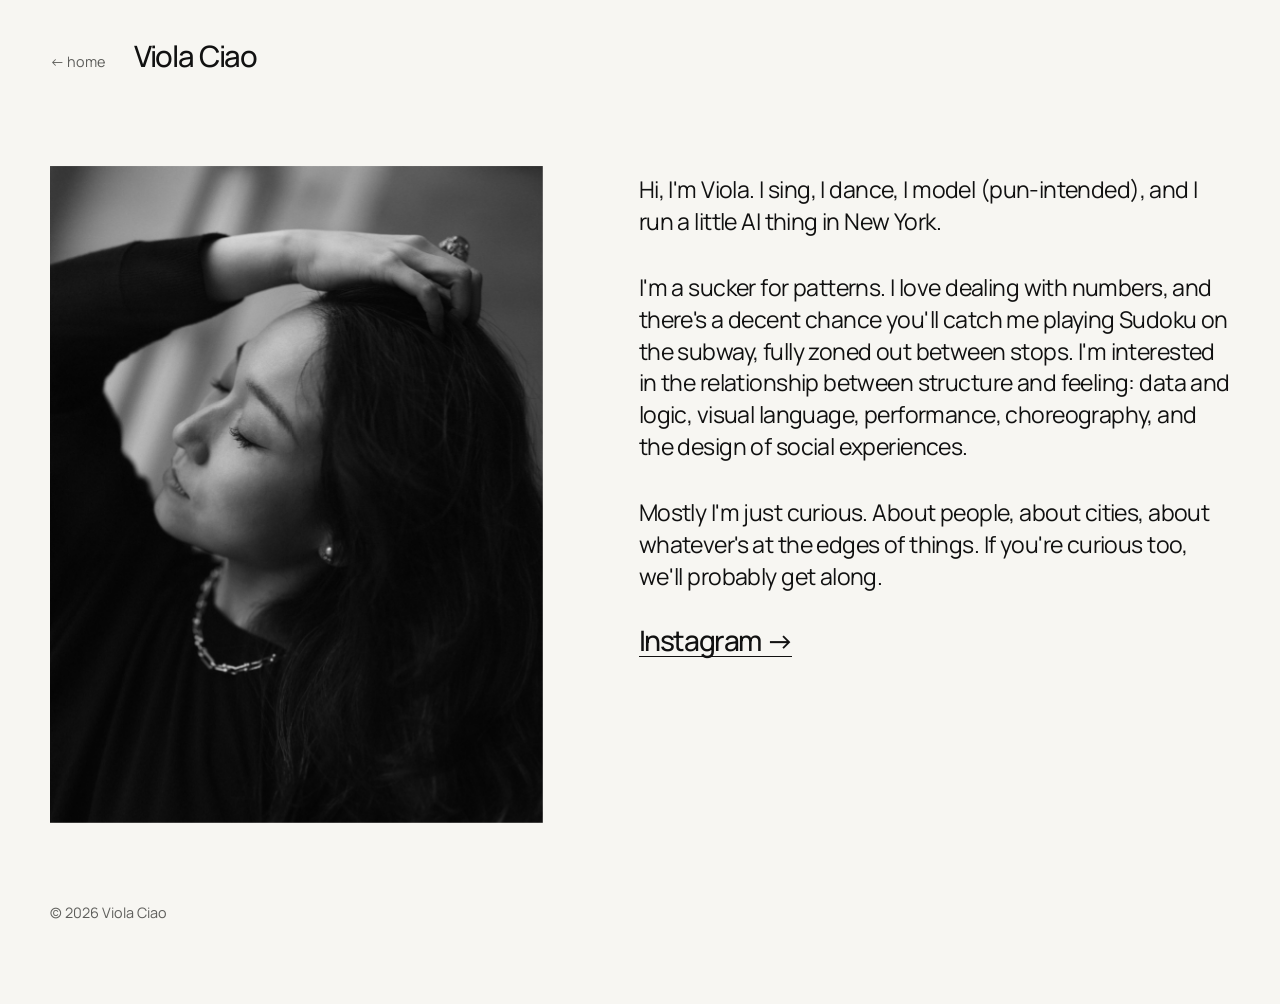
<file: bio.html>
<!DOCTYPE html>
<html lang="en">
<head>
    <meta charset="UTF-8">
    <meta name="viewport" content="width=device-width, initial-scale=1.0">
    <meta name="description" content="Bio — Viola Ciao. Singer, dancer, AI consultant, data person, New York.">
    <meta name="color-scheme" content="light">
    <meta name="theme-color" content="#f7f6f2">
    <meta property="og:title" content="Bio — Viola Ciao">
    <meta property="og:description" content="Singer, dancer, AI consultant, data person, New York.">
    <meta property="og:type" content="website">
    <title>Bio — Viola Ciao</title>

    <link rel="preconnect" href="https://fonts.googleapis.com">
    <link rel="preconnect" href="https://fonts.gstatic.com" crossorigin>
    <link href="https://fonts.googleapis.com/css2?family=Manrope:wght@400;500;700&display=swap" rel="stylesheet">

    <style>
        :root {
            --bg: #f7f6f2;
            --ink: #111111;
            --muted: #5e5e5b;
            --line: rgba(17, 17, 17, 0.14);
            --soft-line: rgba(17, 17, 17, 0.08);
            --max: 1180px;
        }

        * {
            box-sizing: border-box;
            margin: 0;
            padding: 0;
        }

        html {
            scroll-behavior: smooth;
            background: var(--bg);
            color-scheme: light;
        }

        body {
            background: var(--bg);
            color: var(--ink);
            font-family: "Manrope", sans-serif;
            line-height: 1.45;
        }

        a {
            color: inherit;
            text-decoration: none;
        }

        img {
            display: block;
            width: 100%;
        }

        .page {
            width: min(var(--max), calc(100% - 2rem));
            margin: 0 auto;
            padding: 2.2rem 0 5rem;
        }

        /* ── Header ── */
        .masthead {
            display: flex;
            align-items: baseline;
            gap: 1.8rem;
        }

        .back {
            font-size: 0.9rem;
            color: var(--muted);
            border-bottom: 1px solid transparent;
            transition: border-color 0.2s;
        }

        .back:hover {
            border-color: var(--muted);
        }

        .site-name {
            font-size: clamp(1.8rem, 2.3vw, 2.5rem);
            font-weight: 500;
            letter-spacing: -0.04em;
        }

        /* ── Hero: sticky photo + statement ── */
        .hero {
            display: grid;
            grid-template-columns: 5fr 6fr;
            gap: 6rem;
            padding-top: 5.5rem;
            align-items: start;
        }

        .photo-lead {
            position: sticky;
            top: 2.5rem;
        }

        .photo-stack {
            position: relative;
        }

        .photo-stack img {
            width: 100%;
            aspect-ratio: 3 / 4;
            object-fit: cover;
            display: block;
        }

        .photo-stack .photo-hover {
            position: absolute;
            inset: 0;
            opacity: 0;
            transition: opacity 0.6s ease;
        }

        .photo-stack:hover .photo-hover {
            opacity: 1;
        }

        .statement {
            padding-top: 0.5rem;
        }

        .statement-label,
        .statement p.statement-label {
            font-size: 0.95rem !important;
            font-weight: 700 !important;
            color: var(--muted);
            letter-spacing: 0.02em;
            text-transform: lowercase;
            margin-bottom: 1.2rem;
        }

        .statement p {
            font-size: clamp(1.25rem, 1.8vw, 1.75rem);
            font-weight: 400;
            letter-spacing: -0.025em;
            line-height: 1.38;
            color: var(--ink);
        }

        .statement p + p {
            margin-top: 1.5em;
        }

        /* ── Lower section: details ── */
        .lower {
            margin-top: 6rem;
            padding-top: 3rem;
            border-top: 1px solid var(--soft-line);
        }

        .details {
            display: grid;
            grid-template-columns: 1fr 1fr;
            gap: 4rem;
            align-items: start;
        }


        .detail-block {}

        .detail-label {
            font-size: 0.78rem;
            color: var(--muted);
            letter-spacing: 0.08em;
            text-transform: uppercase;
            margin-bottom: 0.7rem;
        }

        .detail-value {
            font-size: 0.98rem;
            line-height: 1.7;
            color: var(--ink);
        }

        .detail-value a {
            border-bottom: 1px solid var(--line);
            transition: border-color 0.2s;
        }

        .detail-value a:hover {
            border-color: var(--ink);
        }


        /* ── Big link row ── */
        .link-row {
            display: flex;
            flex-direction: column;
            gap: 0.25rem;
        }

        .link-row a {
            display: inline-block;
            font-size: clamp(1.5rem, 2.2vw, 2rem);
            font-weight: 500;
            letter-spacing: -0.05em;
            line-height: 1.1;
            border-bottom: 1px solid var(--ink);
            width: fit-content;
        }

        /* ── Footer ── */
        .footer {
            margin-top: 5rem;
            color: var(--muted);
            font-size: 0.9rem;
        }

        /* ── Responsive ── */
        @media (max-width: 860px) {
            .hero {
                grid-template-columns: 1fr;
                gap: 2.8rem;
            }

            .photo-lead {
                position: static;
            }
        }

        @media (max-width: 640px) {
            .page {
                width: min(var(--max), calc(100% - 1.25rem));
                padding-top: 1.5rem;
            }

            .hero {
                padding-top: 3rem;
            }

            .statement p {
                font-size: clamp(1.1rem, 5vw, 1.3rem);
            }
        }
    </style>
</head>
<body>
    <div class="page">

        <header class="masthead">
            <a href="/" class="back">← home</a>
            <span class="site-name">Viola Ciao</span>
        </header>

        <main>

            <!-- Hero -->
            <section class="hero">
                <div class="photo-lead">
                    <div class="photo-stack">
                        <img src="assets/bio/IMG_1672.JPG" alt="Viola Ciao">
                        <img src="assets/bio/IMG_0467.JPG" alt="Viola Ciao" class="photo-hover">
                    </div>
                </div>

                <div class="statement">
                    <p>Hi, I'm Viola. I sing, I dance, I model (pun-intended), and I run a little AI thing in New York.</p>
                    <p>I'm a sucker for patterns. I love dealing with numbers, and there's a decent chance you'll catch me playing Sudoku on the subway, fully zoned out between stops. I'm interested in the relationship between structure and feeling: data and logic, visual language, performance, choreography, and the design of social experiences.</p>
                    <p>Mostly I'm just curious. About people, about cities, about whatever's at the edges of things. If you're curious too, we'll probably get along.</p>
                    <div class="link-row" style="margin-top: 2rem;">
                        <a href="https://www.instagram.com/violaciao" target="_blank" rel="noopener">Instagram →</a>
                    </div>
                </div>
            </section>


        </main>

        <footer class="footer">
            © <span id="year"></span> Viola Ciao
        </footer>
    </div>

    <script>
        document.getElementById("year").textContent = new Date().getFullYear();
    </script>
</body>
</html>
</file>
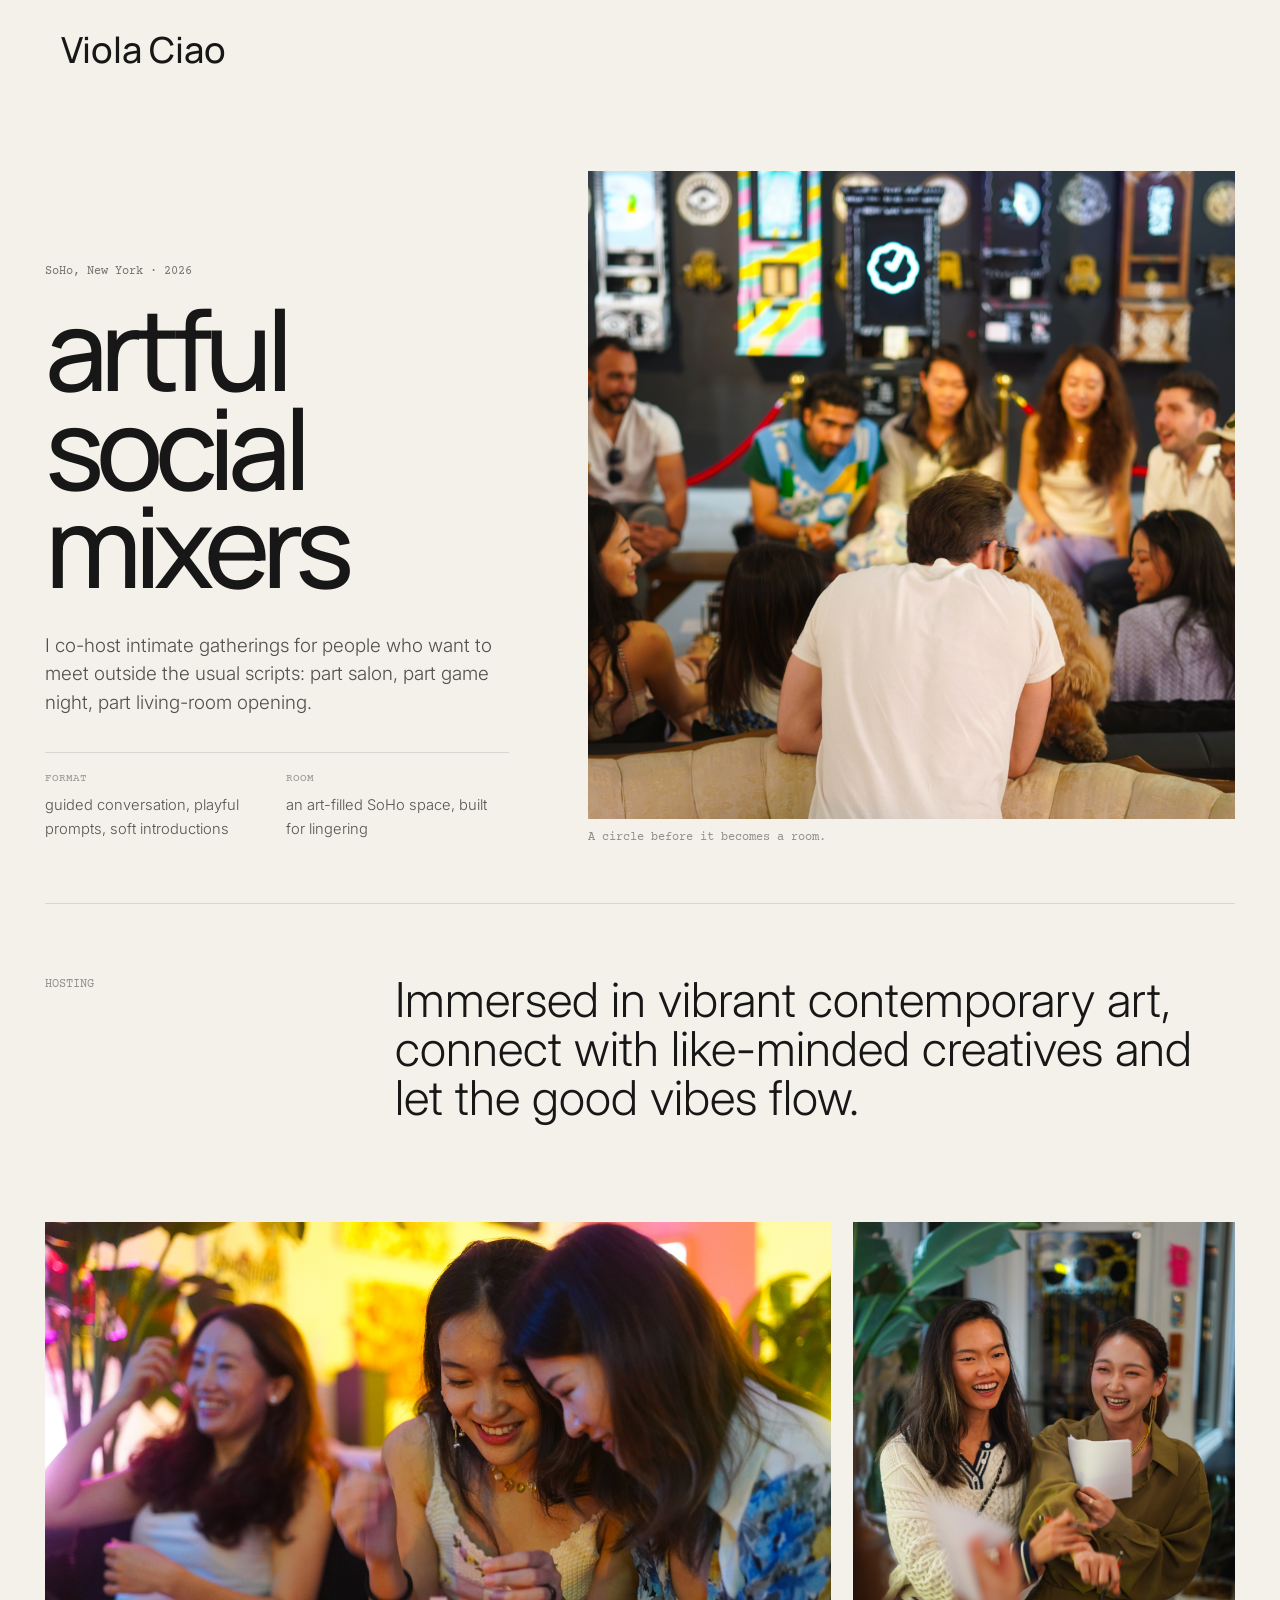
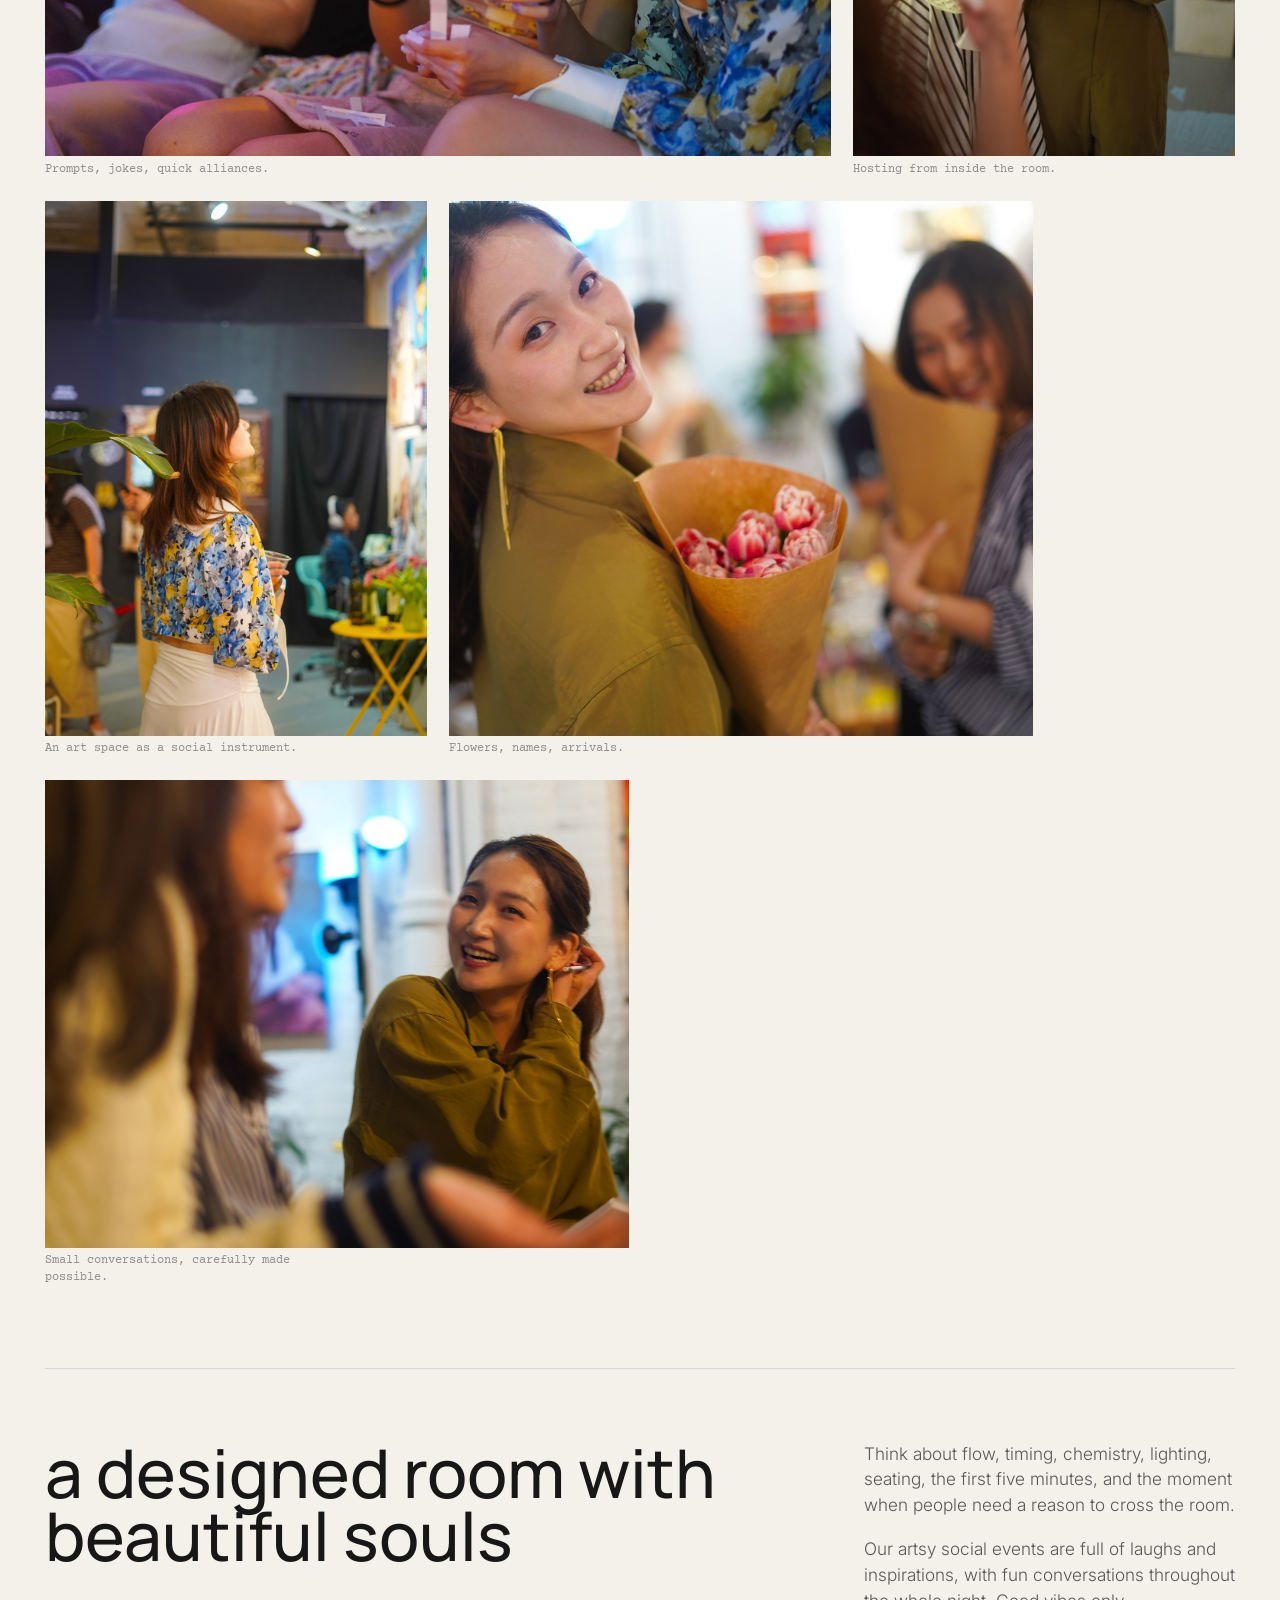
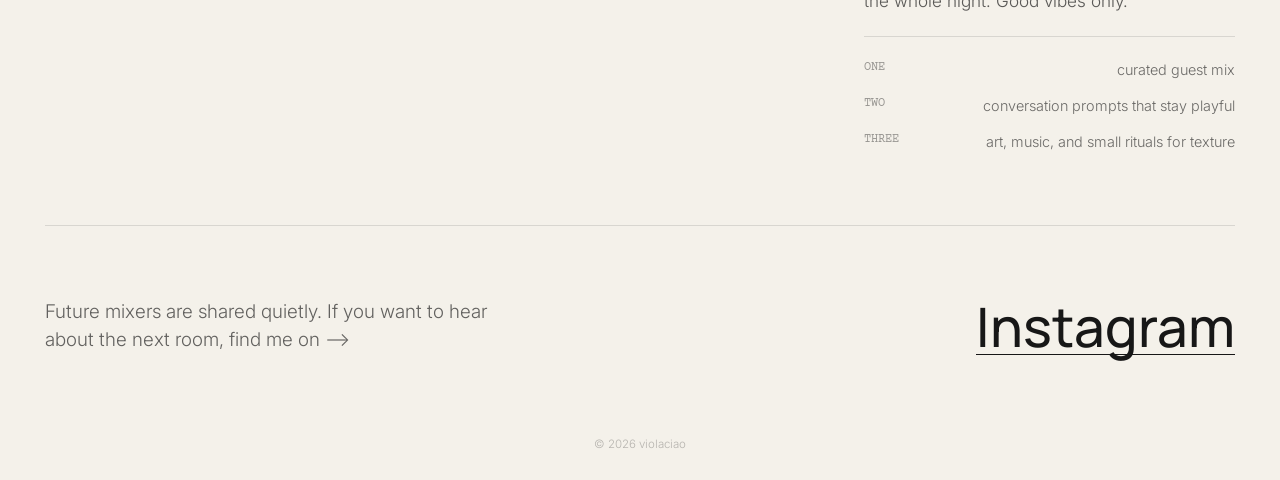
<file: mixers.html>
<!DOCTYPE html>
<html lang="en">
<head>
    <meta charset="UTF-8">
    <meta name="viewport" content="width=device-width, initial-scale=1.0">
    <meta name="description" content="Artsy social mixers hosted by Viola Ciao in SoHo, New York.">
    <meta name="color-scheme" content="light">
    <meta name="theme-color" content="#f4f1ea">
    <meta property="og:title" content="Mixers — Viola Ciao">
    <meta property="og:description" content="Artful social gatherings, hosted in New York.">
    <meta property="og:type" content="website">
    <title>Mixers — Viola Ciao</title>

    <link rel="preconnect" href="https://fonts.googleapis.com">
    <link rel="preconnect" href="https://fonts.gstatic.com" crossorigin>
    <link href="https://fonts.googleapis.com/css2?family=Courier+Prime:wght@400;700&family=Inter:wght@300;400;500&family=Manrope:wght@400;500;700&display=swap" rel="stylesheet">

    <style>
        :root {
            --paper: #f4f1ea;
            --ink: #171717;
            --muted: rgba(23, 23, 23, 0.58);
            --faint: rgba(23, 23, 23, 0.12);
            --max: 1240px;
        }

        *, *::before, *::after { box-sizing: border-box; margin: 0; padding: 0; }

        html {
            scroll-behavior: smooth;
            background: var(--paper);
            color-scheme: light;
        }

        body {
            min-height: 100vh;
            background: var(--paper);
            color: var(--ink);
            font-family: 'Inter', system-ui, -apple-system, sans-serif;
            font-weight: 300;
            line-height: 1.5;
            -webkit-font-smoothing: antialiased;
        }

        a {
            color: inherit;
            text-decoration: none;
        }

        img {
            display: block;
            width: 100%;
            height: auto;
        }

        .site-header {
            display: flex;
            justify-content: space-between;
            align-items: center;
            gap: 1.4rem;
            padding: clamp(1.1rem, 3.5vh, 2.2rem) clamp(1.4rem, 5vw, 3.8rem);
        }

        .header-mark {
            font-family: 'Manrope', sans-serif;
            font-size: 2.25rem;
            font-weight: 500;
            letter-spacing: 0;
            line-height: 1;
        }

        .page {
            width: min(var(--max), calc(100% - clamp(2rem, 7vw, 7.5rem)));
            margin: 0 auto;
        }

        .hero {
            display: grid;
            grid-template-columns: minmax(0, 0.72fr) minmax(20rem, 1fr);
            gap: clamp(2.5rem, 6vw, 6rem);
            align-items: end;
            padding: clamp(3rem, 8vh, 6.5rem) 0 clamp(2rem, 5vh, 4rem);
            min-height: calc(100vh - 6rem);
        }

        .hero-copy {
            padding-bottom: clamp(0.4rem, 2vh, 1.5rem);
        }

        .eyebrow,
        .meta-label,
        .caption,
        .section-kicker {
            font-family: 'Courier Prime', 'Courier New', Courier, monospace;
            letter-spacing: 0;
        }

        .eyebrow {
            margin-bottom: 1.2rem;
            font-size: 0.78rem;
            color: var(--muted);
        }

        h1 {
            max-width: 8.5em;
            font-family: 'Manrope', sans-serif;
            font-size: 7rem;
            font-weight: 500;
            letter-spacing: -0.07em;
            line-height: 0.88;
        }

        .intro {
            max-width: 34rem;
            margin-top: clamp(1.5rem, 4vh, 2.8rem);
            font-size: 1.18rem;
            color: rgba(23, 23, 23, 0.74);
        }

        .hero-meta {
            display: grid;
            grid-template-columns: repeat(2, minmax(0, 1fr));
            gap: 1.2rem;
            max-width: 29rem;
            margin-top: 2.2rem;
            padding-top: 1.1rem;
            border-top: 1px solid var(--faint);
        }

        .meta-label {
            display: block;
            margin-bottom: 0.3rem;
            font-size: 0.68rem;
            color: rgba(23, 23, 23, 0.42);
            text-transform: uppercase;
        }

        .meta-value {
            font-size: 0.92rem;
            color: rgba(23, 23, 23, 0.72);
        }

        .hero-image {
            align-self: stretch;
        }

        .hero-image img {
            height: 100%;
            min-height: 34rem;
            max-height: 72vh;
            object-fit: cover;
        }

        .hero-image .caption {
            margin-top: 0.7rem;
        }

        .caption {
            font-size: 0.72rem;
            color: rgba(23, 23, 23, 0.45);
            line-height: 1.45;
            max-width: 38ch;
        }

        .statement {
            display: grid;
            grid-template-columns: minmax(8rem, 0.34fr) minmax(0, 1fr);
            gap: clamp(2rem, 5vw, 5rem);
            padding: clamp(3rem, 8vh, 6rem) 0;
            border-top: 1px solid var(--faint);
        }

        .section-kicker {
            font-size: 0.74rem;
            color: rgba(23, 23, 23, 0.45);
            text-transform: uppercase;
        }

        .statement-text {
            max-width: 58rem;
            font-size: 3rem;
            font-weight: 300;
            letter-spacing: 0;
            line-height: 1.02;
        }

        .gallery {
            display: grid;
            grid-template-columns: repeat(12, minmax(0, 1fr));
            gap: clamp(0.9rem, 1.8vw, 1.4rem);
            padding: clamp(1rem, 3vh, 2rem) 0 clamp(4rem, 9vh, 7rem);
        }

        .gallery figure {
            min-width: 0;
            display: flex;
            flex-direction: column;
            gap: 0.35rem;
        }

        .gallery img {
            height: 100%;
            object-fit: cover;
            background: #e6e1d7;
        }

        .piece-wide {
            grid-column: span 8;
        }

        .piece-tall {
            grid-column: span 4;
        }

        .piece-half {
            grid-column: span 6;
        }

        .piece-wide img { aspect-ratio: 16 / 10; }
        .piece-tall img { aspect-ratio: 4 / 5.6; }
        .piece-half img { aspect-ratio: 5 / 4; }

        .hosting-note {
            display: grid;
            grid-template-columns: minmax(0, 1fr) minmax(18rem, 0.5fr);
            gap: clamp(2rem, 6vw, 6rem);
            align-items: start;
            padding: clamp(3rem, 8vh, 6rem) 0;
            border-top: 1px solid var(--faint);
        }

        .hosting-note h2 {
            max-width: 12em;
            font-family: 'Manrope', sans-serif;
            font-size: 4.2rem;
            font-weight: 500;
            letter-spacing: 0;
            line-height: 0.95;
        }

        .hosting-copy {
            color: rgba(23, 23, 23, 0.7);
            font-size: 1.08rem;
        }

        .hosting-copy p + p {
            margin-top: 1.1rem;
        }

        .event-list {
            display: grid;
            gap: 0.9rem;
            margin-top: 1.4rem;
            padding-top: 1.4rem;
            border-top: 1px solid var(--faint);
            list-style: none;
        }

        .event-list li {
            display: flex;
            justify-content: space-between;
            gap: 1rem;
            font-size: 0.9rem;
            color: rgba(23, 23, 23, 0.62);
        }

        .event-list span {
            font-family: 'Courier Prime', 'Courier New', Courier, monospace;
            font-size: 0.72rem;
            letter-spacing: 0;
            color: rgba(23, 23, 23, 0.42);
            text-transform: uppercase;
        }

        .invite {
            display: grid;
            grid-template-columns: minmax(0, 0.7fr) minmax(0, 1fr);
            gap: clamp(1.6rem, 5vw, 5rem);
            align-items: end;
            padding: clamp(3rem, 8vh, 6rem) 0 clamp(4rem, 9vh, 7rem);
            border-top: 1px solid var(--faint);
        }

        .invite p {
            max-width: 35rem;
            color: rgba(23, 23, 23, 0.66);
            font-size: 1.18rem;
        }

        .instagram-link {
            justify-self: end;
            display: inline-flex;
            align-items: center;
            min-height: 3rem;
            border-bottom: 1px solid var(--ink);
            font-family: 'Manrope', sans-serif;
            font-size: 3.4rem;
            font-weight: 500;
            letter-spacing: 0;
            line-height: 1;
        }

        .site-footer {
            padding: 0 0 clamp(1.1rem, 3vh, 2rem);
            font-size: 0.72rem;
            color: rgba(23, 23, 23, 0.28);
            letter-spacing: 0;
            text-align: center;
        }

        @media (max-width: 900px) {
            .header-mark {
                font-size: 2rem;
            }

            h1 {
                font-size: 4.8rem;
            }

            .statement-text {
                font-size: 2.25rem;
            }

            .hosting-note h2 {
                font-size: 3.25rem;
            }

            .instagram-link {
                font-size: 2.7rem;
            }

            .site-header {
                align-items: flex-start;
            }

            .site-header {
                flex-direction: column;
            }

            .hero,
            .statement,
            .hosting-note,
            .invite {
                grid-template-columns: 1fr;
            }

            .hero {
                min-height: auto;
                padding-top: 2.5rem;
            }

            .hero-image img {
                min-height: auto;
                max-height: none;
                aspect-ratio: 4 / 5;
            }

            .piece-wide,
            .piece-tall,
            .piece-half {
                grid-column: span 12;
            }

            .piece-wide img,
            .piece-tall img,
            .piece-half img {
                aspect-ratio: 4 / 5;
            }

            .instagram-link {
                justify-self: start;
            }
        }

        @media (max-width: 560px) {
            .header-mark {
                font-size: 1.85rem;
            }

            h1 {
                font-size: 3.35rem;
            }

            .intro,
            .hosting-copy,
            .invite p {
                font-size: 1rem;
            }

            .statement-text {
                font-size: 1.75rem;
            }

            .hosting-note h2 {
                font-size: 2.35rem;
            }

            .instagram-link {
                font-size: 2.2rem;
            }

            .page {
                width: min(var(--max), calc(100% - 1.6rem));
            }

            .hero-meta,
            .event-list li {
                grid-template-columns: 1fr;
            }

            .event-list li {
                display: grid;
            }
        }
    </style>
</head>
<body>
    <header class="site-header">
        <a href="/" class="header-mark" aria-label="violaciao — home">Viola Ciao</a>
    </header>

    <main class="page">
        <section class="hero" aria-labelledby="page-title">
            <div class="hero-copy">
                <p class="eyebrow">SoHo, New York · 2026</p>
                <h1 id="page-title">artful social mixers</h1>
                <p class="intro">I co-host intimate gatherings for people who want to meet outside the usual scripts: part salon, part game night, part living-room opening.</p>
                <div class="hero-meta" aria-label="Event details">
                    <p><span class="meta-label">format</span><span class="meta-value">guided conversation, playful prompts, soft introductions</span></p>
                    <p><span class="meta-label">room</span><span class="meta-value">an art-filled SoHo space, built for lingering</span></p>
                </div>
            </div>
            <figure class="hero-image">
                <img src="assets/images/mixers/DSC09172.jpeg" alt="Guests sitting in a circle during a social mixer in an art-filled SoHo room">
                <figcaption class="caption">A circle before it becomes a room.</figcaption>
            </figure>
        </section>

        <section class="statement" aria-label="Hosting statement">
            <p class="section-kicker">hosting</p>
            <p class="statement-text">Immersed in vibrant contemporary art, connect with like-minded creatives and let the good vibes flow.</p>
        </section>

        <section class="gallery" aria-label="Mixer photo gallery">
            <figure class="piece-wide">
                <img src="assets/images/mixers/DSC09859.jpeg" alt="Guests laughing while reading small prompt slips together">
                <figcaption class="caption">Prompts, jokes, quick alliances.</figcaption>
            </figure>
            <figure class="piece-tall">
                <img src="assets/images/mixers/IMG_1570.jpeg" alt="Viola laughing with a guest while holding event notes">
                <figcaption class="caption">Hosting from inside the room.</figcaption>
            </figure>
            <figure class="piece-tall">
                <img src="assets/images/mixers/DSC08925.jpeg" alt="Guest looking at artwork during the SoHo mixer">
                <figcaption class="caption">An art space as a social instrument.</figcaption>
            </figure>
            <figure class="piece-half">
                <img src="assets/images/mixers/IMG_1572.jpeg" alt="Viola holding flowers and smiling during the mixer">
                <figcaption class="caption">Flowers, names, arrivals.</figcaption>
            </figure>
            <figure class="piece-half">
                <img src="assets/images/mixers/IMG_1571.jpeg" alt="Two guests talking closely during the mixer">
                <figcaption class="caption">Small conversations, carefully made possible.</figcaption>
            </figure>
        </section>

        <section class="hosting-note" aria-labelledby="planning-title">
            <h2 id="planning-title">a designed room with beautiful souls</h2>
            <div class="hosting-copy">
                <p>Think about flow, timing, chemistry, lighting, seating, the first five minutes, and the moment when people need a reason to cross the room.</p>
                <p>Our artsy social events are full of laughs and inspirations, with fun conversations throughout the whole night. Good vibes only.</p>
                <ul class="event-list" aria-label="Mixer ingredients">
                    <li><span>one</span>curated guest mix</li>
                    <li><span>two</span>conversation prompts that stay playful</li>
                    <li><span>three</span>art, music, and small rituals for texture</li>
                </ul>
            </div>
        </section>

        <section class="invite" aria-label="Future events">
            <p>Future mixers are shared quietly. If you want to hear about the next room, find me on --&gt;</p>
            <a class="instagram-link" href="https://www.instagram.com/violaciao" target="_blank" rel="noopener">Instagram</a>
        </section>
    </main>

    <footer class="site-footer">
        <p>© 2026 violaciao</p>
    </footer>
</body>
</html>
</file>
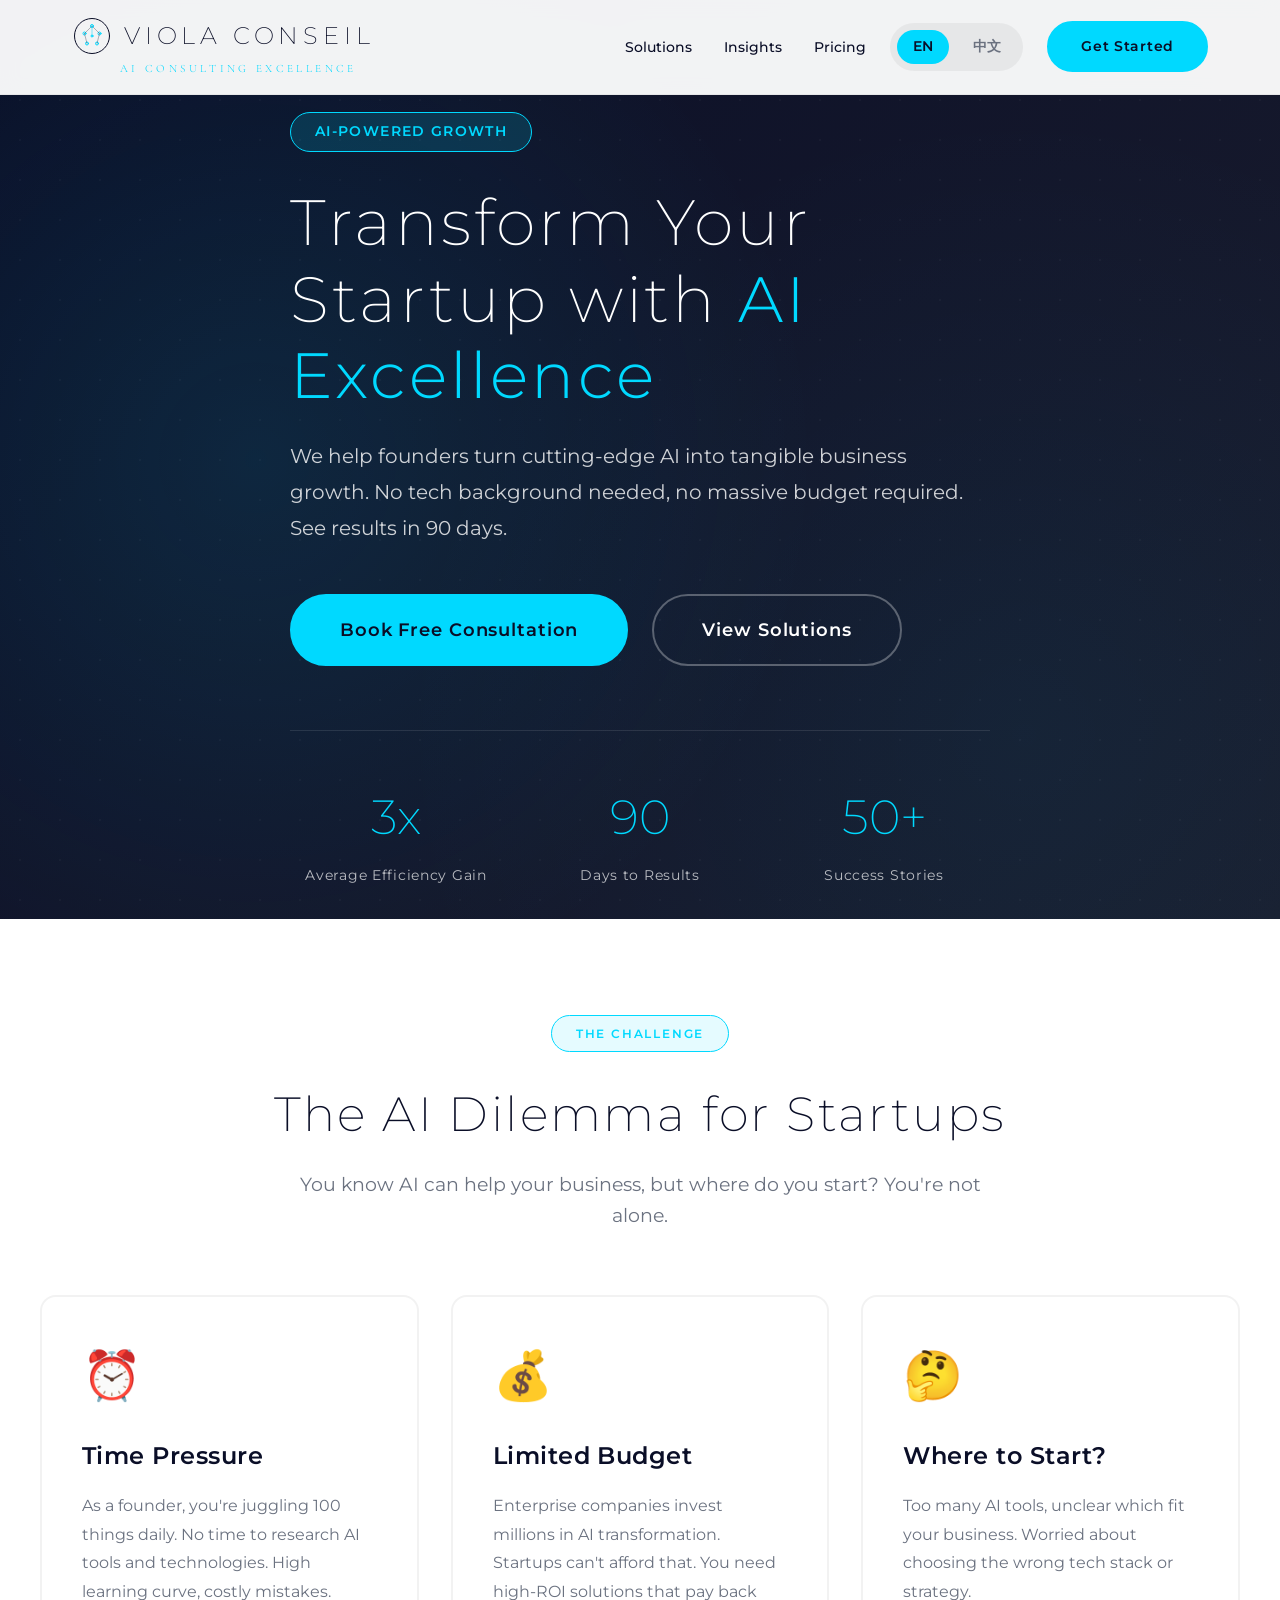
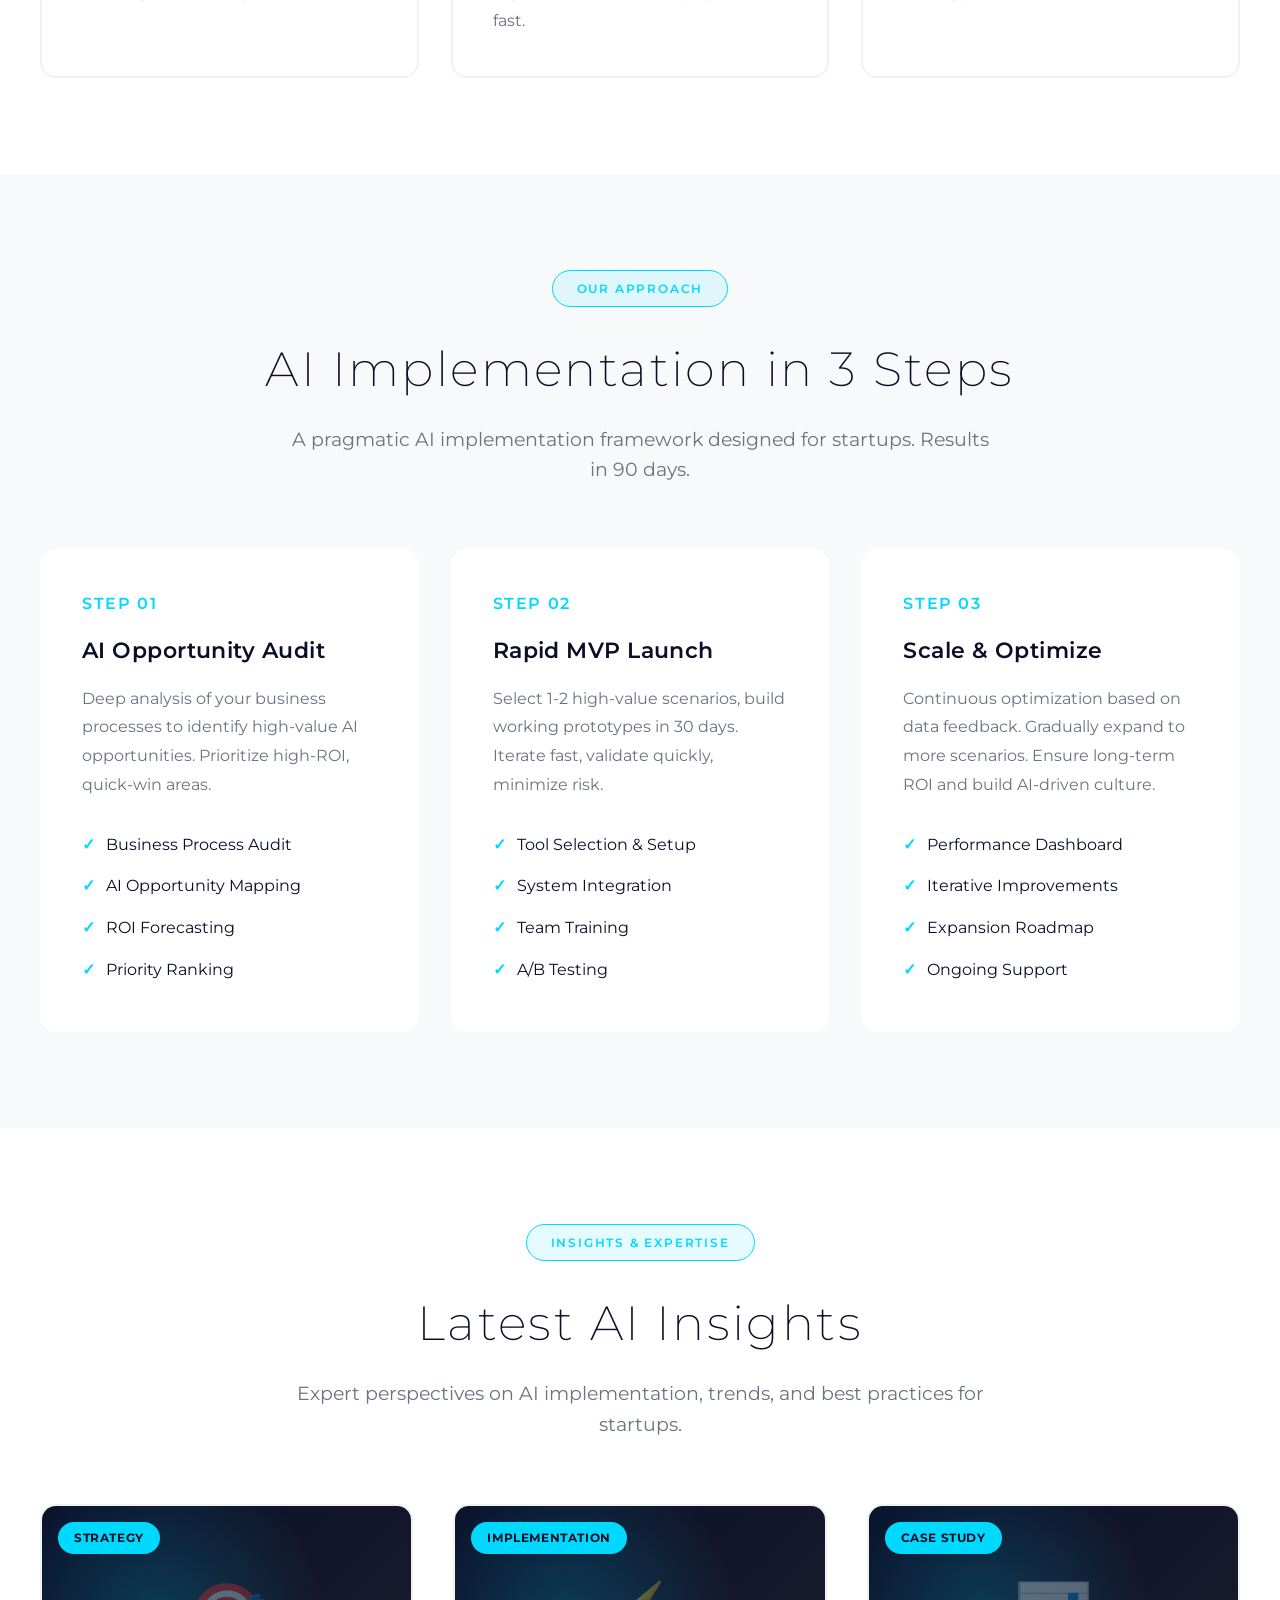
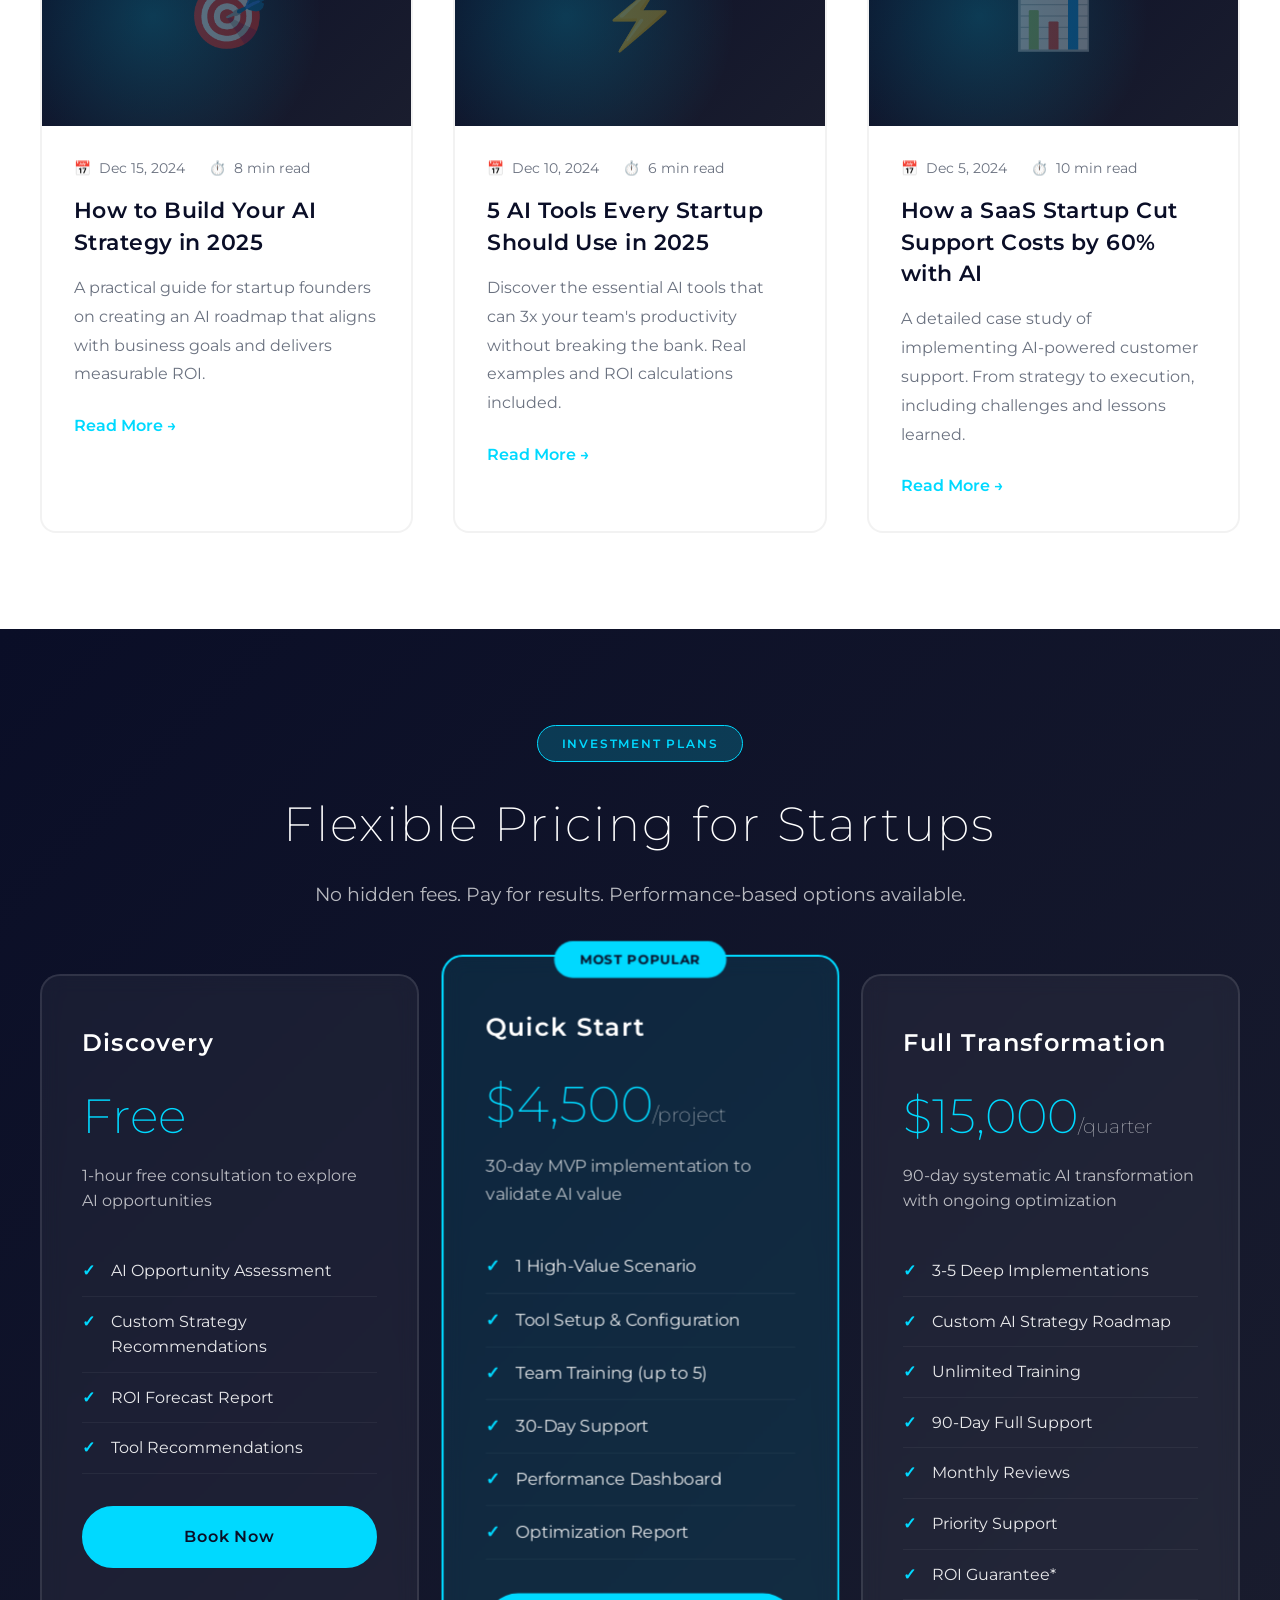
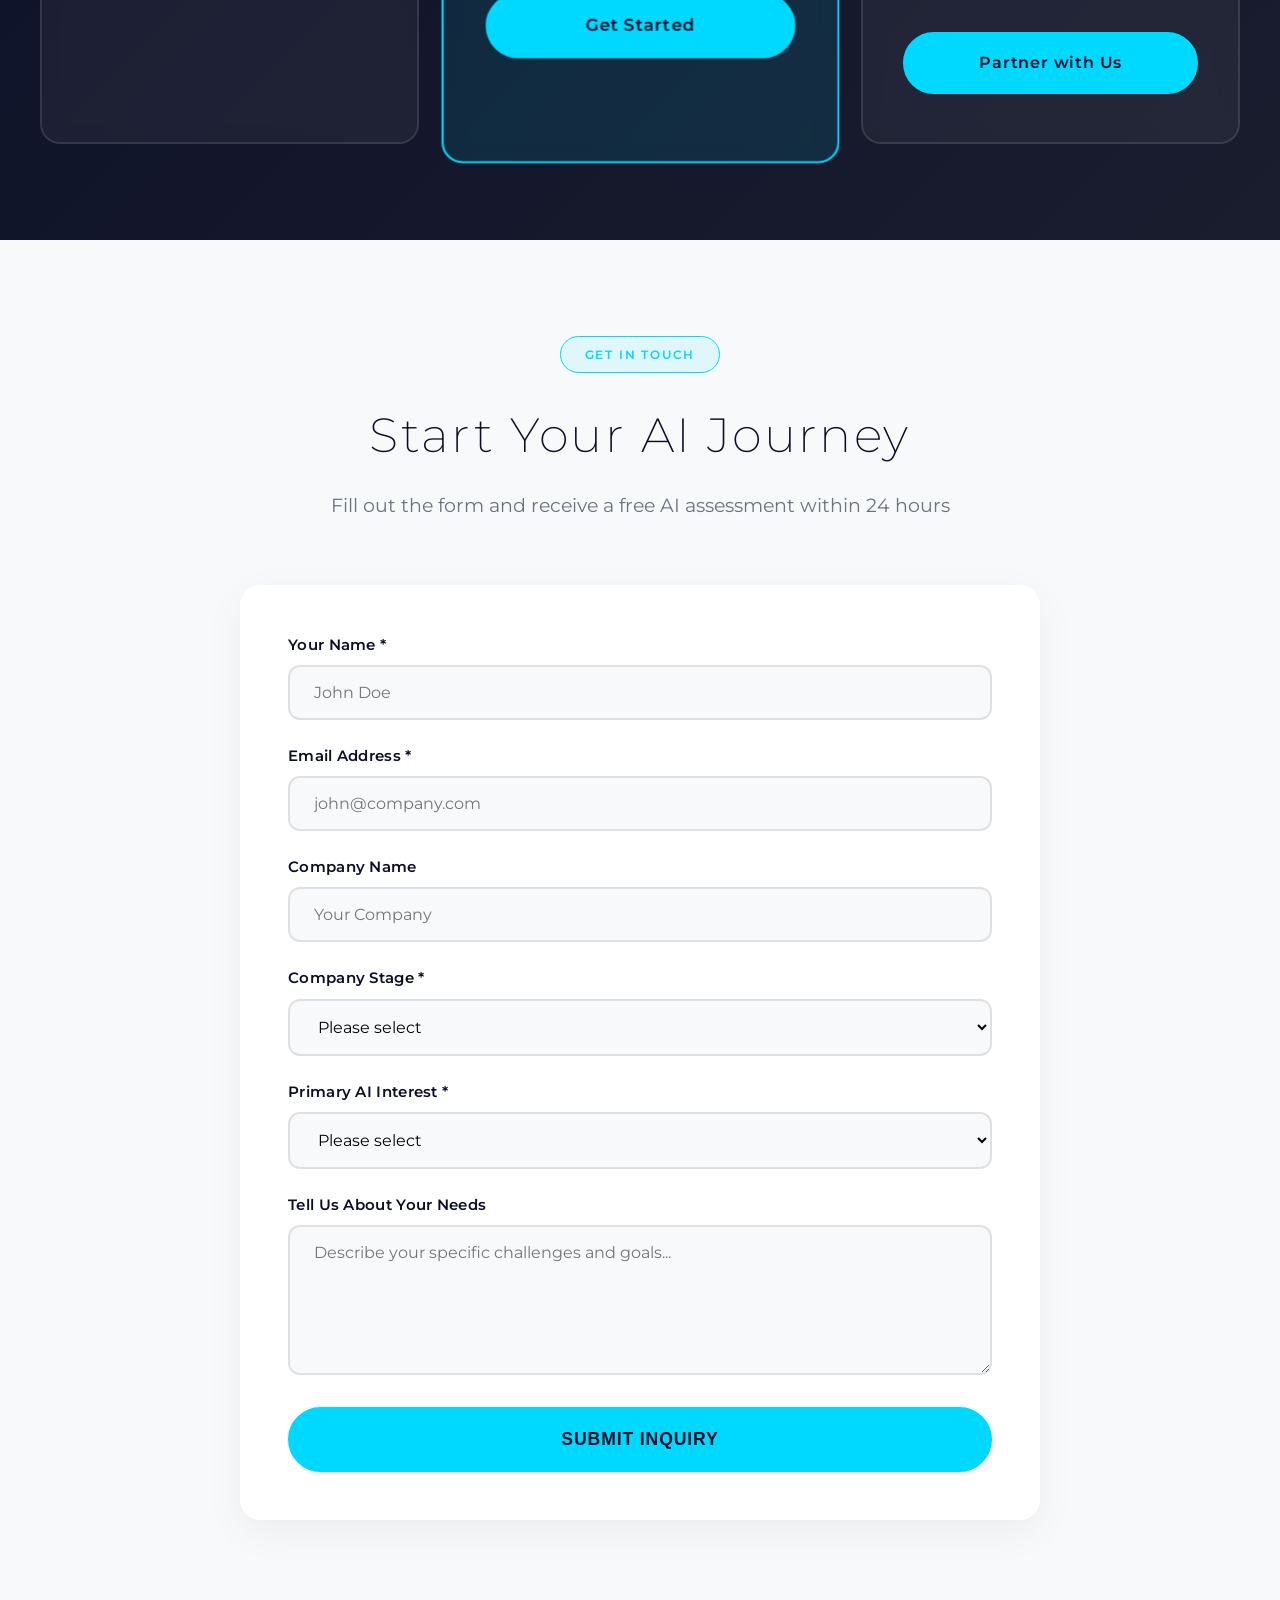
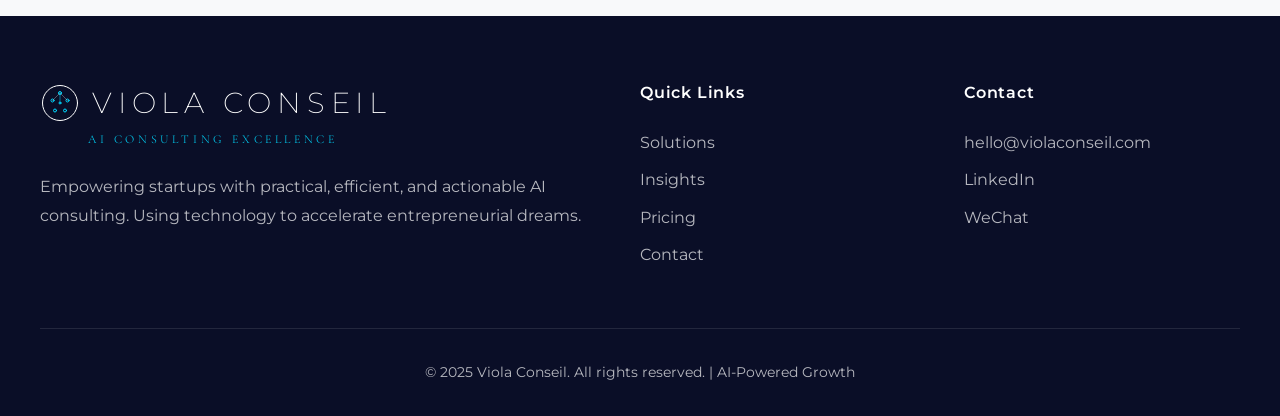
<file: viola-conseil-website-final.html>
<!DOCTYPE html>
<html lang="en">
<head>
    <meta charset="UTF-8">
    <meta name="viewport" content="width=device-width, initial-scale=1.0">
    <meta name="description" content="Viola Conseil - AI Consulting Excellence. Helping startups achieve 10x growth with practical AI implementation.">
    <title>Viola Conseil | AI Consulting Excellence</title>
    
    <link rel="preconnect" href="https://fonts.googleapis.com">
    <link rel="preconnect" href="https://fonts.gstatic.com" crossorigin>
    <link href="https://fonts.googleapis.com/css2?family=Montserrat:wght@200;300;400;600;700&family=Cormorant+Garamond:wght@300;400;500&display=swap" rel="stylesheet">
    
    <style>
        * {
            margin: 0;
            padding: 0;
            box-sizing: border-box;
        }

        :root {
            --primary: #0A0E27;
            --secondary: #1A1D2E;
            --accent: #00D9FF;
            --accent-glow: rgba(0, 217, 255, 0.3);
            --white: #FFFFFF;
            --gray-light: #F8F9FA;
            --gray-mid: #6B7280;
            --success: #10B981;
        }

        html {
            scroll-behavior: smooth;
        }

        body {
            font-family: 'Montserrat', sans-serif;
            color: var(--primary);
            line-height: 1.6;
            overflow-x: hidden;
        }

        /* Language Toggle */
        .lang-toggle {
            display: flex;
            align-items: center;
            gap: 0.5rem;
            background: rgba(0, 0, 0, 0.05);
            padding: 0.4rem;
            border-radius: 50px;
            cursor: pointer;
        }

        .lang-option {
            padding: 0.4rem 1rem;
            border-radius: 50px;
            font-size: 0.85rem;
            font-weight: 600;
            transition: all 0.3s ease;
            color: var(--gray-mid);
        }

        .lang-option.active {
            background: var(--accent);
            color: var(--primary);
        }

        /* Navigation */
        nav {
            position: fixed;
            top: 0;
            width: 100%;
            background: rgba(255, 255, 255, 0.95);
            backdrop-filter: blur(10px);
            z-index: 1000;
            border-bottom: 1px solid rgba(0, 0, 0, 0.05);
            transition: all 0.3s ease;
        }

        nav.scrolled {
            box-shadow: 0 4px 20px rgba(0, 0, 0, 0.08);
        }

        .nav-container {
            max-width: 1200px;
            margin: 0 auto;
            padding: 1rem 2rem;
            display: flex;
            justify-content: space-between;
            align-items: center;
        }

        .logo {
            display: flex;
            flex-direction: column;
            gap: 0.25rem;
            text-decoration: none;
            transition: transform 0.3s ease;
        }

        .logo:hover {
            transform: translateY(-2px);
        }

        .logo-main {
            display: flex;
            align-items: center;
            gap: 0.75rem;
        }

        .logo-icon {
            width: 40px;
            height: 40px;
        }

        .logo-text {
            font-size: 1.5rem;
            font-weight: 200;
            letter-spacing: 0.2em;
            color: var(--primary);
            text-transform: uppercase;
        }

        .logo-tagline {
            font-family: 'Cormorant Garamond', serif;
            font-size: 0.7rem;
            font-weight: 300;
            letter-spacing: 0.3em;
            color: var(--accent);
            text-transform: uppercase;
            padding-left: 48px;
        }

        .nav-right {
            display: flex;
            align-items: center;
            gap: 1.5rem;
        }

        .nav-links {
            display: flex;
            gap: 2rem;
            list-style: none;
        }

        .nav-links a {
            color: var(--primary);
            text-decoration: none;
            font-size: 0.9rem;
            font-weight: 500;
            transition: color 0.3s ease;
        }

        .nav-links a:hover {
            color: var(--accent);
        }

        .nav-cta {
            padding: 0.75rem 2rem;
            background: var(--accent);
            color: var(--primary);
            text-decoration: none;
            border-radius: 50px;
            font-weight: 600;
            font-size: 0.9rem;
            letter-spacing: 0.05em;
            transition: all 0.3s ease;
            border: 2px solid var(--accent);
        }

        .nav-cta:hover {
            background: transparent;
            color: var(--accent);
            transform: translateY(-2px);
            box-shadow: 0 4px 15px var(--accent-glow);
        }

        /* Hero Section */
        .hero {
            min-height: 100vh;
            background: linear-gradient(135deg, var(--primary) 0%, var(--secondary) 100%);
            position: relative;
            display: flex;
            align-items: center;
            overflow: hidden;
            padding-top: 80px;
        }

        .hero::before {
            content: '';
            position: absolute;
            top: 0;
            left: 0;
            right: 0;
            bottom: 0;
            background: 
                radial-gradient(circle at 20% 50%, rgba(0, 217, 255, 0.1), transparent 50%),
                radial-gradient(circle at 80% 80%, rgba(0, 217, 255, 0.05), transparent 50%);
        }

        .hero-pattern {
            position: absolute;
            top: 0;
            left: 0;
            width: 100%;
            height: 100%;
            opacity: 0.03;
            background-image: 
                radial-gradient(circle, white 1px, transparent 1px);
            background-size: 40px 40px;
        }

        .hero-container {
            max-width: 1200px;
            margin: 0 auto;
            padding: 2rem;
            position: relative;
            z-index: 1;
        }

        .hero-content {
            max-width: 700px;
            animation: fadeInUp 1s ease;
        }

        .hero-badge {
            display: inline-block;
            padding: 0.5rem 1.5rem;
            background: rgba(0, 217, 255, 0.15);
            border: 1px solid var(--accent);
            border-radius: 50px;
            color: var(--accent);
            font-size: 0.85rem;
            font-weight: 600;
            letter-spacing: 0.1em;
            text-transform: uppercase;
            margin-bottom: 2rem;
        }

        .hero h1 {
            font-size: 4rem;
            font-weight: 200;
            letter-spacing: 0.05em;
            color: var(--white);
            line-height: 1.2;
            margin-bottom: 1.5rem;
        }

        .hero h1 .highlight {
            color: var(--accent);
            font-weight: 300;
        }

        .hero-subtitle {
            font-size: 1.25rem;
            color: rgba(255, 255, 255, 0.8);
            margin-bottom: 3rem;
            line-height: 1.8;
        }

        .hero-cta-group {
            display: flex;
            gap: 1.5rem;
            flex-wrap: wrap;
        }

        .cta-primary {
            padding: 1.25rem 3rem;
            background: var(--accent);
            color: var(--primary);
            text-decoration: none;
            border-radius: 50px;
            font-weight: 600;
            font-size: 1.1rem;
            letter-spacing: 0.05em;
            transition: all 0.3s ease;
            border: 2px solid var(--accent);
            display: inline-block;
        }

        .cta-primary:hover {
            background: transparent;
            color: var(--accent);
            transform: translateY(-3px);
            box-shadow: 0 8px 25px var(--accent-glow);
        }

        .cta-secondary {
            padding: 1.25rem 3rem;
            background: transparent;
            color: var(--white);
            text-decoration: none;
            border-radius: 50px;
            font-weight: 600;
            font-size: 1.1rem;
            letter-spacing: 0.05em;
            transition: all 0.3s ease;
            border: 2px solid rgba(255, 255, 255, 0.3);
            display: inline-block;
        }

        .cta-secondary:hover {
            border-color: var(--white);
            background: rgba(255, 255, 255, 0.1);
            transform: translateY(-3px);
        }

        /* Stats Bar */
        .stats-bar {
            display: grid;
            grid-template-columns: repeat(3, 1fr);
            gap: 2rem;
            margin-top: 4rem;
            padding-top: 3rem;
            border-top: 1px solid rgba(255, 255, 255, 0.1);
        }

        .stat-item {
            text-align: center;
        }

        .stat-number {
            font-size: 3rem;
            font-weight: 200;
            color: var(--accent);
            margin-bottom: 0.5rem;
        }

        .stat-label {
            color: rgba(255, 255, 255, 0.7);
            font-size: 0.9rem;
            letter-spacing: 0.05em;
        }

        /* Section Styles */
        .section {
            padding: 6rem 2rem;
        }

        .section-container {
            max-width: 1200px;
            margin: 0 auto;
        }

        .section-header {
            text-align: center;
            margin-bottom: 4rem;
        }

        .section-badge {
            display: inline-block;
            padding: 0.5rem 1.5rem;
            background: rgba(0, 217, 255, 0.1);
            border: 1px solid var(--accent);
            border-radius: 50px;
            color: var(--accent);
            font-size: 0.75rem;
            font-weight: 600;
            letter-spacing: 0.15em;
            text-transform: uppercase;
            margin-bottom: 1.5rem;
        }

        .section-title {
            font-size: 3rem;
            font-weight: 200;
            letter-spacing: 0.05em;
            margin-bottom: 1rem;
        }

        .section-subtitle {
            font-size: 1.2rem;
            color: var(--gray-mid);
            max-width: 700px;
            margin: 0 auto;
        }

        /* Problem Grid */
        .problem-grid {
            display: grid;
            grid-template-columns: repeat(auto-fit, minmax(320px, 1fr));
            gap: 2rem;
        }

        .problem-card {
            background: white;
            border: 2px solid rgba(0, 0, 0, 0.05);
            border-radius: 16px;
            padding: 2.5rem;
            transition: all 0.3s ease;
        }

        .problem-card:hover {
            border-color: var(--accent);
            transform: translateY(-8px);
            box-shadow: 0 12px 40px rgba(0, 0, 0, 0.08);
        }

        .problem-icon {
            font-size: 3rem;
            margin-bottom: 1.5rem;
        }

        .problem-title {
            font-size: 1.5rem;
            font-weight: 600;
            margin-bottom: 1rem;
            letter-spacing: 0.02em;
        }

        .problem-text {
            color: var(--gray-mid);
            line-height: 1.8;
        }

        /* Solution Section */
        .solution-section {
            background: var(--gray-light);
        }

        .solution-grid {
            display: grid;
            grid-template-columns: repeat(auto-fit, minmax(280px, 1fr));
            gap: 2rem;
        }

        .solution-card {
            background: white;
            border-radius: 16px;
            padding: 2.5rem;
            border: 2px solid transparent;
            transition: all 0.3s ease;
            position: relative;
            overflow: hidden;
        }

        .solution-card::before {
            content: '';
            position: absolute;
            top: 0;
            left: 0;
            width: 100%;
            height: 4px;
            background: var(--accent);
            transform: scaleX(0);
            transition: transform 0.3s ease;
        }

        .solution-card:hover::before {
            transform: scaleX(1);
        }

        .solution-card:hover {
            border-color: var(--accent);
            transform: translateY(-8px);
            box-shadow: 0 12px 40px rgba(0, 217, 255, 0.15);
        }

        .solution-number {
            font-size: 1rem;
            color: var(--accent);
            font-weight: 600;
            margin-bottom: 1rem;
            letter-spacing: 0.1em;
        }

        .solution-title {
            font-size: 1.4rem;
            font-weight: 600;
            margin-bottom: 1rem;
            letter-spacing: 0.02em;
        }

        .solution-text {
            color: var(--gray-mid);
            line-height: 1.8;
            margin-bottom: 1.5rem;
        }

        .solution-features {
            list-style: none;
        }

        .solution-features li {
            padding: 0.5rem 0;
            color: var(--primary);
            position: relative;
            padding-left: 1.5rem;
        }

        .solution-features li::before {
            content: '✓';
            position: absolute;
            left: 0;
            color: var(--accent);
            font-weight: 700;
        }

        /* Blog Section */
        .blog-section {
            background: white;
        }

        .blog-grid {
            display: grid;
            grid-template-columns: repeat(auto-fit, minmax(350px, 1fr));
            gap: 2.5rem;
            margin-top: 3rem;
        }

        .blog-card {
            background: white;
            border: 2px solid rgba(0, 0, 0, 0.05);
            border-radius: 16px;
            overflow: hidden;
            transition: all 0.3s ease;
            cursor: pointer;
        }

        .blog-card:hover {
            border-color: var(--accent);
            transform: translateY(-8px);
            box-shadow: 0 12px 40px rgba(0, 0, 0, 0.08);
        }

        .blog-image {
            width: 100%;
            height: 220px;
            background: linear-gradient(135deg, var(--primary) 0%, var(--secondary) 100%);
            display: flex;
            align-items: center;
            justify-content: center;
            position: relative;
            overflow: hidden;
        }

        .blog-image::before {
            content: '';
            position: absolute;
            inset: 0;
            background: 
                radial-gradient(circle at 30% 50%, rgba(0, 217, 255, 0.2), transparent 60%);
        }

        .blog-category {
            position: absolute;
            top: 1rem;
            left: 1rem;
            background: var(--accent);
            color: var(--primary);
            padding: 0.4rem 1rem;
            border-radius: 50px;
            font-size: 0.75rem;
            font-weight: 700;
            letter-spacing: 0.05em;
            text-transform: uppercase;
        }

        .blog-icon {
            font-size: 4rem;
            opacity: 0.3;
            color: white;
        }

        .blog-content {
            padding: 2rem;
        }

        .blog-meta {
            display: flex;
            gap: 1.5rem;
            margin-bottom: 1rem;
            font-size: 0.85rem;
            color: var(--gray-mid);
        }

        .blog-meta span {
            display: flex;
            align-items: center;
            gap: 0.5rem;
        }

        .blog-title {
            font-size: 1.4rem;
            font-weight: 600;
            margin-bottom: 1rem;
            letter-spacing: 0.02em;
            line-height: 1.4;
        }

        .blog-excerpt {
            color: var(--gray-mid);
            line-height: 1.8;
            margin-bottom: 1.5rem;
        }

        .blog-read-more {
            color: var(--accent);
            font-weight: 600;
            text-decoration: none;
            display: inline-flex;
            align-items: center;
            gap: 0.5rem;
            transition: gap 0.3s ease;
        }

        .blog-read-more:hover {
            gap: 1rem;
        }

        /* Pricing Section */
        .pricing-section {
            background: linear-gradient(135deg, var(--primary) 0%, var(--secondary) 100%);
            color: var(--white);
        }

        .pricing-grid {
            display: grid;
            grid-template-columns: repeat(auto-fit, minmax(300px, 1fr));
            gap: 2rem;
            margin-top: 3rem;
        }

        .pricing-card {
            background: rgba(255, 255, 255, 0.05);
            backdrop-filter: blur(10px);
            border: 2px solid rgba(255, 255, 255, 0.1);
            border-radius: 20px;
            padding: 3rem 2.5rem;
            transition: all 0.3s ease;
            position: relative;
        }

        .pricing-card.featured {
            border-color: var(--accent);
            background: rgba(0, 217, 255, 0.1);
            transform: scale(1.05);
        }

        .pricing-card.featured::before {
            content: attr(data-badge);
            position: absolute;
            top: -15px;
            left: 50%;
            transform: translateX(-50%);
            background: var(--accent);
            color: var(--primary);
            padding: 0.5rem 1.5rem;
            border-radius: 50px;
            font-size: 0.75rem;
            font-weight: 700;
            letter-spacing: 0.1em;
        }

        .pricing-card:hover {
            transform: translateY(-8px);
            border-color: var(--accent);
        }

        .pricing-card.featured:hover {
            transform: scale(1.05) translateY(-8px);
        }

        .pricing-name {
            font-size: 1.5rem;
            font-weight: 600;
            margin-bottom: 1rem;
            letter-spacing: 0.05em;
        }

        .pricing-price {
            font-size: 3rem;
            font-weight: 200;
            color: var(--accent);
            margin-bottom: 0.5rem;
        }

        .pricing-price span {
            font-size: 1.2rem;
            color: rgba(255, 255, 255, 0.6);
        }

        .pricing-desc {
            color: rgba(255, 255, 255, 0.7);
            margin-bottom: 2rem;
            line-height: 1.6;
        }

        .pricing-features {
            list-style: none;
            margin-bottom: 2rem;
        }

        .pricing-features li {
            padding: 0.75rem 0;
            color: rgba(255, 255, 255, 0.9);
            position: relative;
            padding-left: 1.8rem;
            border-bottom: 1px solid rgba(255, 255, 255, 0.05);
        }

        .pricing-features li::before {
            content: '✓';
            position: absolute;
            left: 0;
            color: var(--accent);
            font-weight: 700;
        }

        .pricing-cta {
            width: 100%;
            padding: 1rem 2rem;
            background: var(--accent);
            color: var(--primary);
            border: 2px solid var(--accent);
            border-radius: 50px;
            font-weight: 600;
            font-size: 1rem;
            letter-spacing: 0.05em;
            cursor: pointer;
            transition: all 0.3s ease;
            text-align: center;
            text-decoration: none;
            display: block;
        }

        .pricing-cta:hover {
            background: transparent;
            color: var(--accent);
            transform: translateY(-2px);
        }

        /* Contact Section */
        .contact-section {
            background: var(--gray-light);
        }

        .contact-container {
            max-width: 800px;
            margin: 0 auto;
        }

        .contact-form {
            background: white;
            border-radius: 20px;
            padding: 3rem;
            box-shadow: 0 12px 40px rgba(0, 0, 0, 0.05);
        }

        .form-group {
            margin-bottom: 1.5rem;
        }

        .form-label {
            display: block;
            margin-bottom: 0.5rem;
            font-weight: 600;
            color: var(--primary);
            font-size: 0.95rem;
            letter-spacing: 0.02em;
        }

        .form-input,
        .form-textarea,
        .form-select {
            width: 100%;
            padding: 1rem 1.5rem;
            border: 2px solid rgba(0, 0, 0, 0.1);
            border-radius: 12px;
            font-family: 'Montserrat', sans-serif;
            font-size: 1rem;
            transition: all 0.3s ease;
            background: var(--gray-light);
        }

        .form-input:focus,
        .form-textarea:focus,
        .form-select:focus {
            outline: none;
            border-color: var(--accent);
            background: white;
            box-shadow: 0 0 0 4px rgba(0, 217, 255, 0.1);
        }

        .form-textarea {
            min-height: 150px;
            resize: vertical;
        }

        .form-submit {
            width: 100%;
            padding: 1.25rem 2rem;
            background: var(--accent);
            color: var(--primary);
            border: 2px solid var(--accent);
            border-radius: 50px;
            font-weight: 700;
            font-size: 1.1rem;
            letter-spacing: 0.05em;
            cursor: pointer;
            transition: all 0.3s ease;
            text-transform: uppercase;
        }

        .form-submit:hover {
            background: transparent;
            color: var(--accent);
            transform: translateY(-3px);
            box-shadow: 0 8px 25px var(--accent-glow);
        }

        .form-submit:disabled {
            opacity: 0.6;
            cursor: not-allowed;
        }

        .form-success {
            background: var(--success);
            color: white;
            padding: 1.5rem;
            border-radius: 12px;
            text-align: center;
            margin-top: 1rem;
            display: none;
        }

        .form-success.show {
            display: block;
            animation: fadeInUp 0.5s ease;
        }

        /* Footer */
        footer {
            background: var(--primary);
            color: rgba(255, 255, 255, 0.7);
            padding: 4rem 2rem 2rem;
        }

        .footer-container {
            max-width: 1200px;
            margin: 0 auto;
        }

        .footer-content {
            display: grid;
            grid-template-columns: 2fr 1fr 1fr;
            gap: 3rem;
            margin-bottom: 3rem;
        }

        .footer-brand {
            display: flex;
            flex-direction: column;
            gap: 0.25rem;
            margin-bottom: 1.5rem;
        }

        .footer-brand-main {
            display: flex;
            align-items: center;
            gap: 0.75rem;
        }

        .footer-brand-text {
            font-size: 1.8rem;
            font-weight: 200;
            letter-spacing: 0.2em;
            color: var(--white);
            text-transform: uppercase;
        }

        .footer-brand-tagline {
            font-family: 'Cormorant Garamond', serif;
            font-size: 0.75rem;
            font-weight: 300;
            letter-spacing: 0.3em;
            color: var(--accent);
            text-transform: uppercase;
            padding-left: 48px;
        }

        .footer-desc {
            line-height: 1.8;
            margin-bottom: 1.5rem;
        }

        .footer-section h4 {
            color: var(--white);
            margin-bottom: 1.5rem;
            font-weight: 600;
            letter-spacing: 0.05em;
        }

        .footer-links {
            list-style: none;
        }

        .footer-links li {
            margin-bottom: 0.75rem;
        }

        .footer-links a {
            color: rgba(255, 255, 255, 0.7);
            text-decoration: none;
            transition: all 0.3s ease;
        }

        .footer-links a:hover {
            color: var(--accent);
            padding-left: 5px;
        }

        .footer-bottom {
            border-top: 1px solid rgba(255, 255, 255, 0.1);
            padding-top: 2rem;
            text-align: center;
            font-size: 0.9rem;
        }

        /* Animations */
        @keyframes fadeInUp {
            from {
                opacity: 0;
                transform: translateY(30px);
            }
            to {
                opacity: 1;
                transform: translateY(0);
            }
        }

        @keyframes pulse {
            0%, 100% {
                opacity: 1;
            }
            50% {
                opacity: 0.5;
            }
        }

        /* SVG Styles */
        .icon-primary {
            stroke: var(--primary);
            fill: none;
            stroke-width: 2;
            stroke-linecap: round;
            stroke-linejoin: round;
        }

        .icon-accent {
            stroke: var(--accent);
            fill: none;
            stroke-width: 2;
            stroke-linecap: round;
            stroke-linejoin: round;
            animation: pulse 2s ease-in-out infinite;
        }

        .icon-white {
            stroke: white;
            fill: none;
            stroke-width: 2;
            stroke-linecap: round;
            stroke-linejoin: round;
        }

        /* Responsive */
        @media (max-width: 968px) {
            .nav-links {
                display: none;
            }

            .hero h1 {
                font-size: 2.5rem;
            }

            .section-title {
                font-size: 2rem;
            }

            .stats-bar {
                grid-template-columns: 1fr;
                gap: 1.5rem;
            }

            .footer-content {
                grid-template-columns: 1fr;
            }

            .pricing-card.featured {
                transform: scale(1);
            }

            .logo-tagline {
                font-size: 0.6rem;
            }
        }

        @media (max-width: 640px) {
            .hero h1 {
                font-size: 2rem;
            }

            .hero-cta-group {
                flex-direction: column;
            }

            .cta-primary,
            .cta-secondary {
                width: 100%;
                text-align: center;
            }

            .blog-grid {
                grid-template-columns: 1fr;
            }
        }
    </style>
</head>
<body>
    <!-- Navigation -->
    <nav id="navbar">
        <div class="nav-container">
            <a href="#" class="logo">
                <div class="logo-main">
                    <div class="logo-icon">
                        <svg viewBox="0 0 80 80" xmlns="http://www.w3.org/2000/svg">
                            <circle cx="40" cy="40" r="35" class="icon-primary"/>
                            <circle cx="40" cy="20" r="3" class="icon-accent"/>
                            <circle cx="25" cy="35" r="3" class="icon-accent"/>
                            <circle cx="55" cy="35" r="3" class="icon-accent"/>
                            <circle cx="30" cy="55" r="3" class="icon-accent"/>
                            <circle cx="50" cy="55" r="3" class="icon-accent"/>
                            <path d="M 40 20 L 25 35" class="icon-primary" opacity="0.3"/>
                            <path d="M 40 20 L 55 35" class="icon-primary" opacity="0.3"/>
                            <path d="M 25 35 L 30 55" class="icon-primary" opacity="0.3"/>
                            <path d="M 55 35 L 50 55" class="icon-primary" opacity="0.3"/>
                            <circle cx="40" cy="40" r="2" class="icon-accent"/>
                            <path d="M 40 20 L 40 40" class="icon-accent" opacity="0.5"/>
                        </svg>
                    </div>
                    <span class="logo-text" data-en="VIOLA CONSEIL" data-zh="VIOLA CONSEIL">VIOLA CONSEIL</span>
                </div>
                <span class="logo-tagline">AI Consulting Excellence</span>
            </a>
            <div class="nav-right">
                <ul class="nav-links">
                    <li><a href="#solutions" data-en="Solutions" data-zh="解决方案">Solutions</a></li>
                    <li><a href="#blog" data-en="Insights" data-zh="洞察">Insights</a></li>
                    <li><a href="#pricing" data-en="Pricing" data-zh="定价">Pricing</a></li>
                </ul>
                <div class="lang-toggle" onclick="toggleLanguage()">
                    <span class="lang-option active" data-lang="en">EN</span>
                    <span class="lang-option" data-lang="zh">中文</span>
                </div>
                <a href="#contact" class="nav-cta" data-en="Get Started" data-zh="免费咨询">Get Started</a>
            </div>
        </div>
    </nav>

    <!-- Hero Section -->
    <section class="hero">
        <div class="hero-pattern"></div>
        <div class="hero-container">
            <div class="hero-content">
                <span class="hero-badge" data-en="AI-POWERED GROWTH" data-zh="AI赋能 · 初创加速">AI-POWERED GROWTH</span>
                <h1 data-en="Transform Your Startup with <span class='highlight'>AI Excellence</span>" data-zh="让您的初创公司<br>用AI实现<span class='highlight'>10倍增长</span>">Transform Your Startup with <span class="highlight">AI Excellence</span></h1>
                <p class="hero-subtitle" data-en="We help founders turn cutting-edge AI into tangible business growth. No tech background needed, no massive budget required. See results in 90 days." data-zh="我们帮助创业者将最新AI技术转化为实际业务增长。无需技术背景，无需大笔预算，90天内看到成果。">
                    We help founders turn cutting-edge AI into tangible business growth. No tech background needed, no massive budget required. See results in 90 days.
                </p>
                <div class="hero-cta-group">
                    <a href="#contact" class="cta-primary" data-en="Book Free Consultation" data-zh="预约免费咨询">Book Free Consultation</a>
                    <a href="#solutions" class="cta-secondary" data-en="View Solutions" data-zh="查看解决方案">View Solutions</a>
                </div>

                <div class="stats-bar">
                    <div class="stat-item">
                        <div class="stat-number">3x</div>
                        <div class="stat-label" data-en="Average Efficiency Gain" data-zh="平均效率提升">Average Efficiency Gain</div>
                    </div>
                    <div class="stat-item">
                        <div class="stat-number">90</div>
                        <div class="stat-label" data-en="Days to Results" data-zh="天见效周期">Days to Results</div>
                    </div>
                    <div class="stat-item">
                        <div class="stat-number">50+</div>
                        <div class="stat-label" data-en="Success Stories" data-zh="成功案例">Success Stories</div>
                    </div>
                </div>
            </div>
        </div>
    </section>

    <!-- Problem Section -->
    <section class="section">
        <div class="section-container">
            <div class="section-header">
                <span class="section-badge" data-en="THE CHALLENGE" data-zh="创业难题">THE CHALLENGE</span>
                <h2 class="section-title" data-en="The AI Dilemma for Startups" data-zh="初创公司的AI困境">The AI Dilemma for Startups</h2>
                <p class="section-subtitle" data-en="You know AI can help your business, but where do you start? You're not alone." data-zh="您知道AI能帮助业务，但不知从何下手？您不是一个人。">
                    You know AI can help your business, but where do you start? You're not alone.
                </p>
            </div>

            <div class="problem-grid">
                <div class="problem-card">
                    <div class="problem-icon">⏰</div>
                    <h3 class="problem-title" data-en="Time Pressure" data-zh="时间紧迫">Time Pressure</h3>
                    <p class="problem-text" data-en="As a founder, you're juggling 100 things daily. No time to research AI tools and technologies. High learning curve, costly mistakes." data-zh="创业者每天要处理100件事，没时间研究AI技术和工具。学习成本高，试错代价大。">
                        As a founder, you're juggling 100 things daily. No time to research AI tools and technologies. High learning curve, costly mistakes.
                    </p>
                </div>

                <div class="problem-card">
                    <div class="problem-icon">💰</div>
                    <h3 class="problem-title" data-en="Limited Budget" data-zh="预算有限">Limited Budget</h3>
                    <p class="problem-text" data-en="Enterprise companies invest millions in AI transformation. Startups can't afford that. You need high-ROI solutions that pay back fast." data-zh="大公司动辄投入百万做AI转型，初创公司负担不起。需要高ROI、快速回本的方案。">
                        Enterprise companies invest millions in AI transformation. Startups can't afford that. You need high-ROI solutions that pay back fast.
                    </p>
                </div>

                <div class="problem-card">
                    <div class="problem-icon">🤔</div>
                    <h3 class="problem-title" data-en="Where to Start?" data-zh="不知从何开始">Where to Start?</h3>
                    <p class="problem-text" data-en="Too many AI tools, unclear which fit your business. Worried about choosing the wrong tech stack or strategy." data-zh="市面上AI工具太多，不知道哪些适合自己的业务。担心走弯路、选错技术路线。">
                        Too many AI tools, unclear which fit your business. Worried about choosing the wrong tech stack or strategy.
                    </p>
                </div>
            </div>
        </div>
    </section>

    <!-- Solution Section -->
    <section class="section solution-section" id="solutions">
        <div class="section-container">
            <div class="section-header">
                <span class="section-badge" data-en="OUR APPROACH" data-zh="我们的方法">OUR APPROACH</span>
                <h2 class="section-title" data-en="AI Implementation in 3 Steps" data-zh="3步落地AI转型">AI Implementation in 3 Steps</h2>
                <p class="section-subtitle" data-en="A pragmatic AI implementation framework designed for startups. Results in 90 days." data-zh="专为初创公司设计的务实AI实施方案，90天见效。">
                    A pragmatic AI implementation framework designed for startups. Results in 90 days.
                </p>
            </div>

            <div class="solution-grid">
                <div class="solution-card">
                    <div class="solution-number">STEP 01</div>
                    <h3 class="solution-title" data-en="AI Opportunity Audit" data-zh="AI机会诊断">AI Opportunity Audit</h3>
                    <p class="solution-text" data-en="Deep analysis of your business processes to identify high-value AI opportunities. Prioritize high-ROI, quick-win areas." data-zh="深度分析您的业务流程，识别最有价值的AI应用场景。优先高ROI、快速见效的领域。">
                        Deep analysis of your business processes to identify high-value AI opportunities. Prioritize high-ROI, quick-win areas.
                    </p>
                    <ul class="solution-features">
                        <li data-en="Business Process Audit" data-zh="业务流程审计">Business Process Audit</li>
                        <li data-en="AI Opportunity Mapping" data-zh="AI机会地图">AI Opportunity Mapping</li>
                        <li data-en="ROI Forecasting" data-zh="ROI预测模型">ROI Forecasting</li>
                        <li data-en="Priority Ranking" data-zh="优先级排序">Priority Ranking</li>
                    </ul>
                </div>

                <div class="solution-card">
                    <div class="solution-number">STEP 02</div>
                    <h3 class="solution-title" data-en="Rapid MVP Launch" data-zh="快速MVP实施">Rapid MVP Launch</h3>
                    <p class="solution-text" data-en="Select 1-2 high-value scenarios, build working prototypes in 30 days. Iterate fast, validate quickly, minimize risk." data-zh="选择1-2个高价值场景，30天内搭建可用原型。小步快跑，快速验证，降低风险。">
                        Select 1-2 high-value scenarios, build working prototypes in 30 days. Iterate fast, validate quickly, minimize risk.
                    </p>
                    <ul class="solution-features">
                        <li data-en="Tool Selection & Setup" data-zh="工具选型与采购">Tool Selection & Setup</li>
                        <li data-en="System Integration" data-zh="系统集成与配置">System Integration</li>
                        <li data-en="Team Training" data-zh="团队培训">Team Training</li>
                        <li data-en="A/B Testing" data-zh="A/B测试验证">A/B Testing</li>
                    </ul>
                </div>

                <div class="solution-card">
                    <div class="solution-number">STEP 03</div>
                    <h3 class="solution-title" data-en="Scale & Optimize" data-zh="扩展与优化">Scale & Optimize</h3>
                    <p class="solution-text" data-en="Continuous optimization based on data feedback. Gradually expand to more scenarios. Ensure long-term ROI and build AI-driven culture." data-zh="基于数据反馈持续优化，逐步扩展到更多场景。确保长期ROI，建立AI驱动文化。">
                        Continuous optimization based on data feedback. Gradually expand to more scenarios. Ensure long-term ROI and build AI-driven culture.
                    </p>
                    <ul class="solution-features">
                        <li data-en="Performance Dashboard" data-zh="数据监控仪表盘">Performance Dashboard</li>
                        <li data-en="Iterative Improvements" data-zh="效果优化迭代">Iterative Improvements</li>
                        <li data-en="Expansion Roadmap" data-zh="场景扩展路线图">Expansion Roadmap</li>
                        <li data-en="Ongoing Support" data-zh="长期支持计划">Ongoing Support</li>
                    </ul>
                </div>
            </div>
        </div>
    </section>

    <!-- Blog Section -->
    <section class="section blog-section" id="blog">
        <div class="section-container">
            <div class="section-header">
                <span class="section-badge" data-en="INSIGHTS & EXPERTISE" data-zh="洞察与专业">INSIGHTS & EXPERTISE</span>
                <h2 class="section-title" data-en="Latest AI Insights" data-zh="最新AI洞察">Latest AI Insights</h2>
                <p class="section-subtitle" data-en="Expert perspectives on AI implementation, trends, and best practices for startups." data-zh="关于AI实施、趋势和最佳实践的专业视角。">
                    Expert perspectives on AI implementation, trends, and best practices for startups.
                </p>
            </div>

            <div class="blog-grid">
                <div class="blog-card">
                    <div class="blog-image">
                        <span class="blog-category" data-en="Strategy" data-zh="策略">Strategy</span>
                        <div class="blog-icon">🎯</div>
                    </div>
                    <div class="blog-content">
                        <div class="blog-meta">
                            <span>📅 <span data-en="Dec 15, 2024" data-zh="2024年12月15日">Dec 15, 2024</span></span>
                            <span>⏱️ <span data-en="8 min read" data-zh="8分钟阅读">8 min read</span></span>
                        </div>
                        <h3 class="blog-title" data-en="How to Build Your AI Strategy in 2025" data-zh="2025年如何制定AI战略">How to Build Your AI Strategy in 2025</h3>
                        <p class="blog-excerpt" data-en="A practical guide for startup founders on creating an AI roadmap that aligns with business goals and delivers measurable ROI." data-zh="为创业者提供的实用指南，教您如何制定与业务目标一致且能带来可衡量ROI的AI路线图。">
                            A practical guide for startup founders on creating an AI roadmap that aligns with business goals and delivers measurable ROI.
                        </p>
                        <a href="#" class="blog-read-more" data-en="Read More →" data-zh="阅读更多 →">Read More →</a>
                    </div>
                </div>

                <div class="blog-card">
                    <div class="blog-image">
                        <span class="blog-category" data-en="Implementation" data-zh="实施">Implementation</span>
                        <div class="blog-icon">⚡</div>
                    </div>
                    <div class="blog-content">
                        <div class="blog-meta">
                            <span>📅 <span data-en="Dec 10, 2024" data-zh="2024年12月10日">Dec 10, 2024</span></span>
                            <span>⏱️ <span data-en="6 min read" data-zh="6分钟阅读">6 min read</span></span>
                        </div>
                        <h3 class="blog-title" data-en="5 AI Tools Every Startup Should Use in 2025" data-zh="2025年每个初创公司都应使用的5个AI工具">5 AI Tools Every Startup Should Use in 2025</h3>
                        <p class="blog-excerpt" data-en="Discover the essential AI tools that can 3x your team's productivity without breaking the bank. Real examples and ROI calculations included." data-zh="发现能让团队生产力提升3倍且不会耗尽预算的必备AI工具。包含真实案例和ROI计算。">
                            Discover the essential AI tools that can 3x your team's productivity without breaking the bank. Real examples and ROI calculations included.
                        </p>
                        <a href="#" class="blog-read-more" data-en="Read More →" data-zh="阅读更多 →">Read More →</a>
                    </div>
                </div>

                <div class="blog-card">
                    <div class="blog-image">
                        <span class="blog-category" data-en="Case Study" data-zh="案例研究">Case Study</span>
                        <div class="blog-icon">📊</div>
                    </div>
                    <div class="blog-content">
                        <div class="blog-meta">
                            <span>📅 <span data-en="Dec 5, 2024" data-zh="2024年12月5日">Dec 5, 2024</span></span>
                            <span>⏱️ <span data-en="10 min read" data-zh="10分钟阅读">10 min read</span></span>
                        </div>
                        <h3 class="blog-title" data-en="How a SaaS Startup Cut Support Costs by 60% with AI" data-zh="SaaS初创公司如何用AI削减60%的客服成本">How a SaaS Startup Cut Support Costs by 60% with AI</h3>
                        <p class="blog-excerpt" data-en="A detailed case study of implementing AI-powered customer support. From strategy to execution, including challenges and lessons learned." data-zh="AI驱动客户支持实施的详细案例研究。从战略到执行，包括挑战和经验教训。">
                            A detailed case study of implementing AI-powered customer support. From strategy to execution, including challenges and lessons learned.
                        </p>
                        <a href="#" class="blog-read-more" data-en="Read More →" data-zh="阅读更多 →">Read More →</a>
                    </div>
                </div>
            </div>
        </div>
    </section>

    <!-- Pricing Section -->
    <section class="section pricing-section" id="pricing">
        <div class="section-container">
            <div class="section-header">
                <span class="section-badge" style="background: rgba(0, 217, 255, 0.2);" data-en="INVESTMENT PLANS" data-zh="投资方案">INVESTMENT PLANS</span>
                <h2 class="section-title" style="color: white;" data-en="Flexible Pricing for Startups" data-zh="适合初创的灵活定价">Flexible Pricing for Startups</h2>
                <p class="section-subtitle" style="color: rgba(255, 255, 255, 0.7);" data-en="No hidden fees. Pay for results. Performance-based options available." data-zh="无隐藏费用，按成果付费，先见效后付款的可选方案。">
                    No hidden fees. Pay for results. Performance-based options available.
                </p>
            </div>

            <div class="pricing-grid">
                <div class="pricing-card">
                    <h3 class="pricing-name" data-en="Discovery" data-zh="探索版">Discovery</h3>
                    <div class="pricing-price" data-en="Free" data-zh="免费">Free</div>
                    <p class="pricing-desc" data-en="1-hour free consultation to explore AI opportunities" data-zh="1小时免费咨询，了解AI能为您做什么">
                        1-hour free consultation to explore AI opportunities
                    </p>
                    <ul class="pricing-features">
                        <li data-en="AI Opportunity Assessment" data-zh="业务AI机会诊断">AI Opportunity Assessment</li>
                        <li data-en="Custom Strategy Recommendations" data-zh="定制化方案建议">Custom Strategy Recommendations</li>
                        <li data-en="ROI Forecast Report" data-zh="ROI预测报告">ROI Forecast Report</li>
                        <li data-en="Tool Recommendations" data-zh="工具推荐清单">Tool Recommendations</li>
                    </ul>
                    <a href="#contact" class="pricing-cta" data-en="Book Now" data-zh="立即预约">Book Now</a>
                </div>

                <div class="pricing-card featured" data-badge="MOST POPULAR" data-badge-zh="最受欢迎">
                    <h3 class="pricing-name" data-en="Quick Start" data-zh="快速启动">Quick Start</h3>
                    <div class="pricing-price">$4,500<span data-en="/project" data-zh="/项目">/project</span></div>
                    <p class="pricing-desc" data-en="30-day MVP implementation to validate AI value" data-zh="30天MVP实施，快速验证AI价值">
                        30-day MVP implementation to validate AI value
                    </p>
                    <ul class="pricing-features">
                        <li data-en="1 High-Value Scenario" data-zh="1个高价值场景落地">1 High-Value Scenario</li>
                        <li data-en="Tool Setup & Configuration" data-zh="工具采购与配置">Tool Setup & Configuration</li>
                        <li data-en="Team Training (up to 5)" data-zh="团队培训（5人内）">Team Training (up to 5)</li>
                        <li data-en="30-Day Support" data-zh="30天技术支持">30-Day Support</li>
                        <li data-en="Performance Dashboard" data-zh="效果监控仪表盘">Performance Dashboard</li>
                        <li data-en="Optimization Report" data-zh="优化建议报告">Optimization Report</li>
                    </ul>
                    <a href="#contact" class="pricing-cta" data-en="Get Started" data-zh="开始咨询">Get Started</a>
                </div>

                <div class="pricing-card">
                    <h3 class="pricing-name" data-en="Full Transformation" data-zh="全面转型">Full Transformation</h3>
                    <div class="pricing-price">$15,000<span data-en="/quarter" data-zh="/季度">/quarter</span></div>
                    <p class="pricing-desc" data-en="90-day systematic AI transformation with ongoing optimization" data-zh="90天系统化AI转型，持续优化">
                        90-day systematic AI transformation with ongoing optimization
                    </p>
                    <ul class="pricing-features">
                        <li data-en="3-5 Deep Implementations" data-zh="3-5个场景深度实施">3-5 Deep Implementations</li>
                        <li data-en="Custom AI Strategy Roadmap" data-zh="定制AI策略路线图">Custom AI Strategy Roadmap</li>
                        <li data-en="Unlimited Training" data-zh="无限次培训与辅导">Unlimited Training</li>
                        <li data-en="90-Day Full Support" data-zh="90天全程陪跑支持">90-Day Full Support</li>
                        <li data-en="Monthly Reviews" data-zh="月度复盘与优化">Monthly Reviews</li>
                        <li data-en="Priority Support" data-zh="优先技术支持">Priority Support</li>
                        <li data-en="ROI Guarantee*" data-zh="ROI保证承诺*">ROI Guarantee*</li>
                    </ul>
                    <a href="#contact" class="pricing-cta" data-en="Partner with Us" data-zh="深度合作">Partner with Us</a>
                </div>
            </div>
        </div>
    </section>

    <!-- Contact Section -->
    <section class="section contact-section" id="contact">
        <div class="section-container">
            <div class="section-header">
                <span class="section-badge" data-en="GET IN TOUCH" data-zh="联系我们">GET IN TOUCH</span>
                <h2 class="section-title" data-en="Start Your AI Journey" data-zh="开始您的AI之旅">Start Your AI Journey</h2>
                <p class="section-subtitle" data-en="Fill out the form and receive a free AI assessment within 24 hours" data-zh="填写表单，24小时内获得免费AI诊断报告">
                    Fill out the form and receive a free AI assessment within 24 hours
                </p>
            </div>

            <div class="contact-container">
                <form class="contact-form" id="contactForm">
                    <div class="form-group">
                        <label class="form-label" data-en="Your Name *" data-zh="您的姓名 *">Your Name *</label>
                        <input type="text" class="form-input" name="name" required placeholder="John Doe">
                    </div>

                    <div class="form-group">
                        <label class="form-label" data-en="Email Address *" data-zh="电子邮箱 *">Email Address *</label>
                        <input type="email" class="form-input" name="email" required placeholder="john@company.com">
                    </div>

                    <div class="form-group">
                        <label class="form-label" data-en="Company Name" data-zh="公司名称">Company Name</label>
                        <input type="text" class="form-input" name="company" placeholder="Your Company">
                    </div>

                    <div class="form-group">
                        <label class="form-label" data-en="Company Stage *" data-zh="公司阶段 *">Company Stage *</label>
                        <select class="form-select" name="stage" required>
                            <option value="" data-en="Please select" data-zh="请选择">Please select</option>
                            <option value="idea" data-en="Idea Stage" data-zh="想法阶段">Idea Stage</option>
                            <option value="mvp" data-en="MVP Stage" data-zh="MVP阶段">MVP Stage</option>
                            <option value="growth" data-en="Growth Stage" data-zh="增长阶段">Growth Stage</option>
                            <option value="scaling" data-en="Scaling Stage" data-zh="规模化阶段">Scaling Stage</option>
                        </select>
                    </div>

                    <div class="form-group">
                        <label class="form-label" data-en="Primary AI Interest *" data-zh="您最关心的AI应用场景 *">Primary AI Interest *</label>
                        <select class="form-select" name="interest" required>
                            <option value="" data-en="Please select" data-zh="请选择">Please select</option>
                            <option value="customer-service" data-en="Customer Service Automation" data-zh="客户服务自动化">Customer Service Automation</option>
                            <option value="content" data-en="Content & Marketing" data-zh="内容创作与营销">Content & Marketing</option>
                            <option value="analytics" data-en="Data Analytics" data-zh="数据分析与洞察">Data Analytics</option>
                            <option value="operations" data-en="Operations Optimization" data-zh="运营流程优化">Operations Optimization</option>
                            <option value="product" data-en="Product Development" data-zh="产品研发加速">Product Development</option>
                            <option value="other" data-en="Other" data-zh="其他">Other</option>
                        </select>
                    </div>

                    <div class="form-group">
                        <label class="form-label" data-en="Tell Us About Your Needs" data-zh="具体需求描述">Tell Us About Your Needs</label>
                        <textarea class="form-textarea" name="message" data-placeholder-en="Describe your specific challenges and goals..." data-placeholder-zh="告诉我们您的具体挑战和期望..." placeholder="Describe your specific challenges and goals..."></textarea>
                    </div>

                    <button type="submit" class="form-submit" id="submitBtn" data-en="SUBMIT INQUIRY" data-zh="提交咨询申请">
                        SUBMIT INQUIRY
                    </button>

                    <div class="form-success" id="successMessage" data-en="🎉 Success! We'll send you an AI assessment report via email within 24 hours." data-zh="🎉 提交成功！我们将在24小时内通过邮件发送AI诊断报告。">
                        🎉 Success! We'll send you an AI assessment report via email within 24 hours.
                    </div>
                </form>
            </div>
        </div>
    </section>

    <!-- Footer -->
    <footer>
        <div class="footer-container">
            <div class="footer-content">
                <div>
                    <div class="footer-brand">
                        <div class="footer-brand-main">
                            <div class="logo-icon">
                                <svg viewBox="0 0 80 80" xmlns="http://www.w3.org/2000/svg">
                                    <circle cx="40" cy="40" r="35" class="icon-white"/>
                                    <circle cx="40" cy="20" r="3" class="icon-accent"/>
                                    <circle cx="25" cy="35" r="3" class="icon-accent"/>
                                    <circle cx="55" cy="35" r="3" class="icon-accent"/>
                                    <circle cx="30" cy="55" r="3" class="icon-accent"/>
                                    <circle cx="50" cy="55" r="3" class="icon-accent"/>
                                    <path d="M 40 20 L 25 35" class="icon-white" opacity="0.3"/>
                                    <path d="M 40 20 L 55 35" class="icon-white" opacity="0.3"/>
                                    <circle cx="40" cy="40" r="2" class="icon-accent"/>
                                    <path d="M 40 20 L 40 40" class="icon-accent" opacity="0.5"/>
                                </svg>
                            </div>
                            <span class="footer-brand-text">VIOLA CONSEIL</span>
                        </div>
                        <span class="footer-brand-tagline">AI Consulting Excellence</span>
                    </div>
                    <p class="footer-desc" data-en="Empowering startups with practical, efficient, and actionable AI consulting. Using technology to accelerate entrepreneurial dreams." data-zh="专注为初创公司提供务实、高效、可落地的AI咨询服务。用技术加速创业梦想。">
                        Empowering startups with practical, efficient, and actionable AI consulting. Using technology to accelerate entrepreneurial dreams.
                    </p>
                </div>

                <div class="footer-section">
                    <h4 data-en="Quick Links" data-zh="快速链接">Quick Links</h4>
                    <ul class="footer-links">
                        <li><a href="#solutions" data-en="Solutions" data-zh="解决方案">Solutions</a></li>
                        <li><a href="#blog" data-en="Insights" data-zh="洞察">Insights</a></li>
                        <li><a href="#pricing" data-en="Pricing" data-zh="定价">Pricing</a></li>
                        <li><a href="#contact" data-en="Contact" data-zh="联系我们">Contact</a></li>
                    </ul>
                </div>

                <div class="footer-section">
                    <h4 data-en="Contact" data-zh="联系方式">Contact</h4>
                    <ul class="footer-links">
                        <li><a href="mailto:hello@violaconseil.com">hello@violaconseil.com</a></li>
                        <li><a href="https://linkedin.com/company/viola-conseil" target="_blank">LinkedIn</a></li>
                        <li><a href="#" target="_blank" data-en="WeChat" data-zh="微信公众号">WeChat</a></li>
                    </ul>
                </div>
            </div>

            <div class="footer-bottom">
                <p data-en="© 2025 Viola Conseil. All rights reserved. | AI-Powered Growth" data-zh="© 2025 Viola Conseil. All rights reserved. | 让AI为创业赋能">&copy; 2025 Viola Conseil. All rights reserved. | AI-Powered Growth</p>
            </div>
        </div>
    </footer>

    <script>
        // Language toggle
        let currentLang = 'en';

        function toggleLanguage() {
            currentLang = currentLang === 'en' ? 'zh' : 'en';
            
            // Update language toggle buttons
            document.querySelectorAll('.lang-option').forEach(option => {
                if (option.getAttribute('data-lang') === currentLang) {
                    option.classList.add('active');
                } else {
                    option.classList.remove('active');
                }
            });

            // Update all text elements
            document.querySelectorAll('[data-en]').forEach(element => {
                const key = currentLang === 'en' ? 'data-en' : 'data-zh';
                const text = element.getAttribute(key);
                if (text) {
                    if (element.tagName === 'INPUT' || element.tagName === 'TEXTAREA') {
                        element.placeholder = text;
                    } else if (element.innerHTML.includes('<')) {
                        // For elements with HTML (like hero h1)
                        element.innerHTML = text;
                    } else {
                        element.textContent = text;
                    }
                }
            });

            // Update select options
            document.querySelectorAll('option[data-en]').forEach(option => {
                const key = currentLang === 'en' ? 'data-en' : 'data-zh';
                option.textContent = option.getAttribute(key);
            });

            // Update pricing badge
            const featuredCard = document.querySelector('.pricing-card.featured');
            if (featuredCard) {
                const badge = currentLang === 'en' ? 
                    featuredCard.getAttribute('data-badge') : 
                    featuredCard.getAttribute('data-badge-zh');
                const style = document.createElement('style');
                style.textContent = `.pricing-card.featured::before { content: "${badge}"; }`;
                document.head.appendChild(style);
            }

            // Update textarea placeholder
            const textarea = document.querySelector('.form-textarea');
            if (textarea) {
                const key = currentLang === 'en' ? 'data-placeholder-en' : 'data-placeholder-zh';
                textarea.placeholder = textarea.getAttribute(key);
            }

            // Update HTML lang attribute
            document.documentElement.lang = currentLang;
        }

        // Navbar scroll effect
        window.addEventListener('scroll', function() {
            const navbar = document.getElementById('navbar');
            if (window.scrollY > 50) {
                navbar.classList.add('scrolled');
            } else {
                navbar.classList.remove('scrolled');
            }
        });

        // Form submission
        document.getElementById('contactForm').addEventListener('submit', function(e) {
            e.preventDefault();
            
            const submitBtn = document.getElementById('submitBtn');
            const successMessage = document.getElementById('successMessage');
            
            // Disable button
            submitBtn.disabled = true;
            const submittingText = currentLang === 'en' ? 'Submitting...' : '提交中...';
            submitBtn.textContent = submittingText;
            
            // Simulate form submission (replace with actual API call)
            setTimeout(function() {
                // Show success message
                successMessage.classList.add('show');
                
                // Reset form
                document.getElementById('contactForm').reset();
                
                // Re-enable button
                submitBtn.disabled = false;
                const submitText = currentLang === 'en' ? 'SUBMIT INQUIRY' : '提交咨询申请';
                submitBtn.textContent = submitText;
                
                // Hide success message after 5 seconds
                setTimeout(function() {
                    successMessage.classList.remove('show');
                }, 5000);
            }, 1500);
        });

        // Smooth scroll for anchor links
        document.querySelectorAll('a[href^="#"]').forEach(anchor => {
            anchor.addEventListener('click', function (e) {
                e.preventDefault();
                const target = document.querySelector(this.getAttribute('href'));
                if (target) {
                    target.scrollIntoView({
                        behavior: 'smooth',
                        block: 'start'
                    });
                }
            });
        });
    </script>
</body>
</html>
</file>
